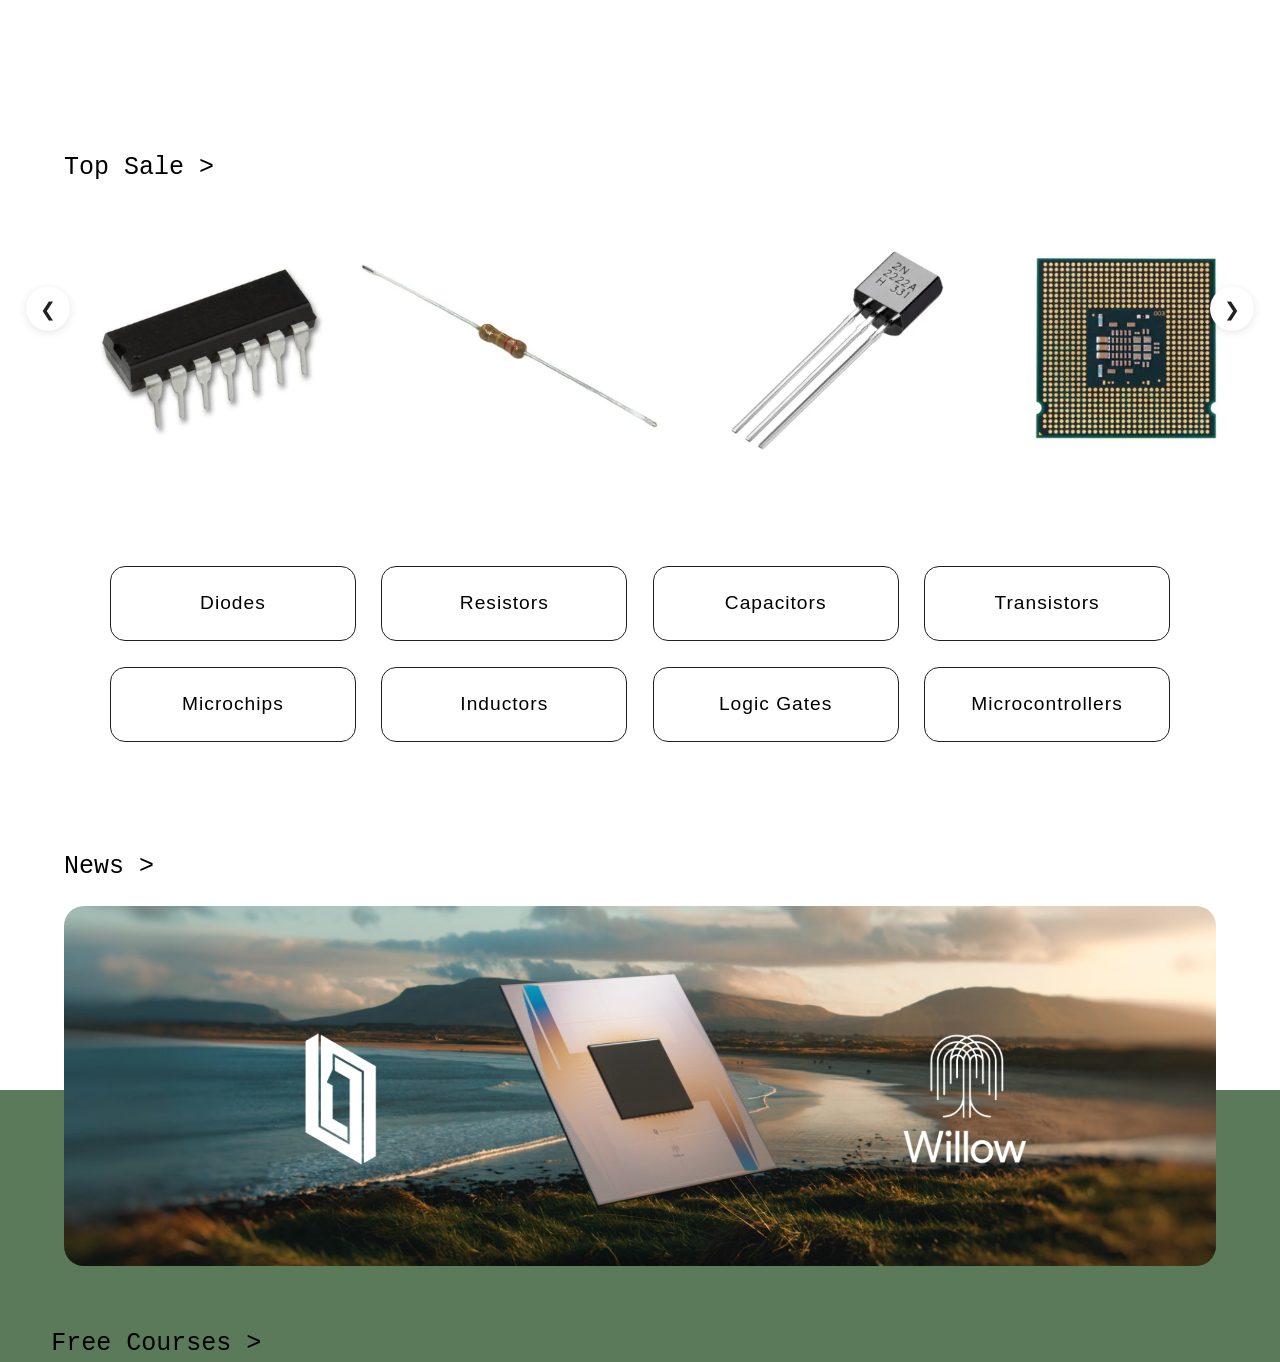
<file: index.html>
<!DOCTYPE html>
<html lang="en">
<head>
    <meta charset="UTF-8">
    <meta name="viewport" content="width=device-width, initial-scale=1.0">
    <meta http-equiv="refresh" content="0; url=pages/dashboard-page.html">
    <title>Cirqon</title>
</head>
<body>
    <p>Redirecting to Cirqon...</p>
</body>
</html>
</file>
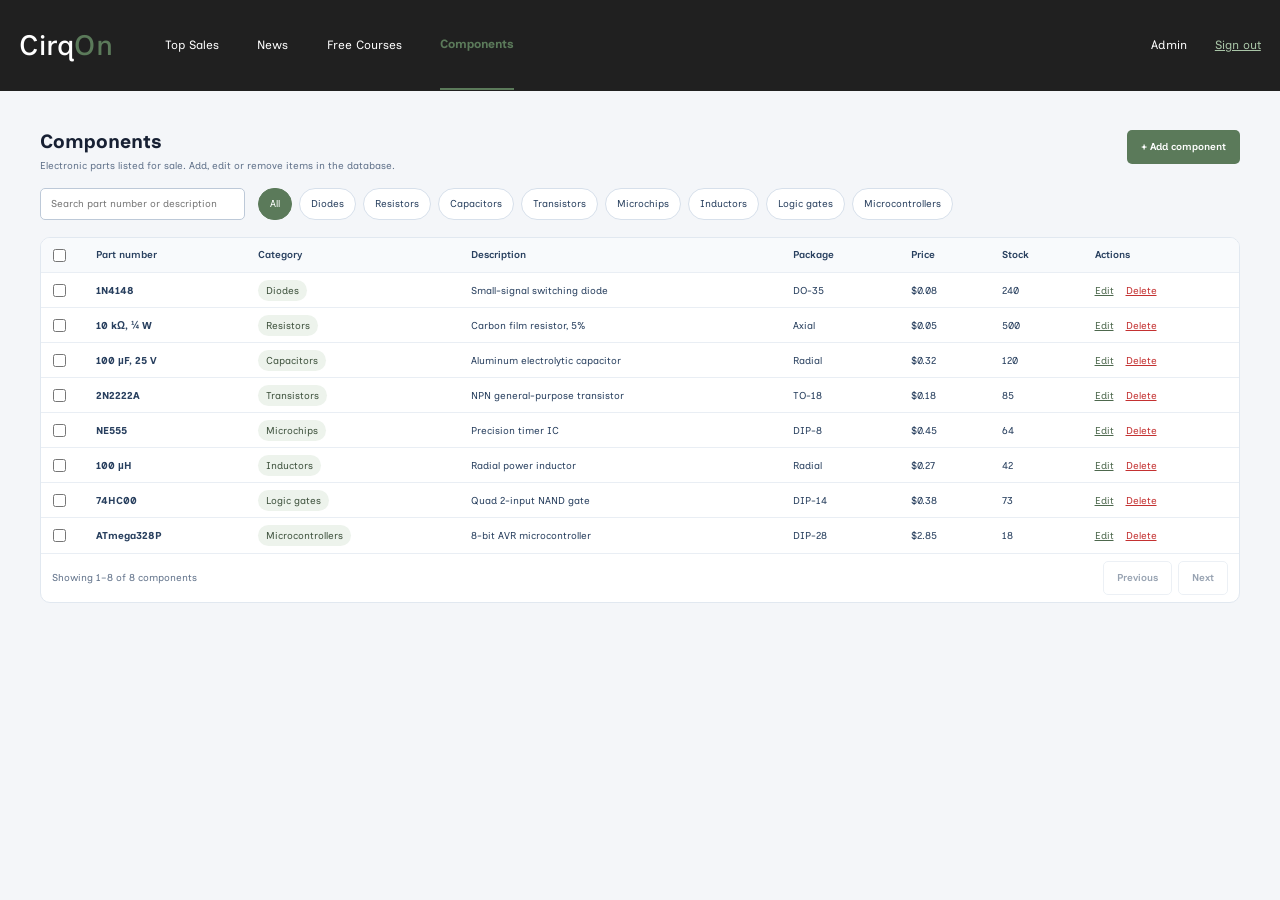
<file: pages/admin-dashboard.html>
<!DOCTYPE html>
<html lang="en">
<head>
    <meta charset="UTF-8">
    <meta name="viewport" content="width=device-width, initial-scale=1.0">
    <link rel="stylesheet" href="../styles/main-style.css">
    <link rel="stylesheet" href="../styles/admin-pages.css">
    <script src="../scripts/admin-pages.js" defer></script>

    <link rel="icon" type="image/png" href="../img/design/logo.png">
    <title>Admin - Cirqon</title>
</head>
<body>
    <header class="topbar">
        <a class="brand" href="admin-dashboard.html" aria-label="Cirqon admin home">
            <p>Cirq<span>On</span> </p>
        </a>
        <nav class="main-nav" aria-label="Main navigation">
            <a href="#top-sales" data-admin-view="top-sales">Top Sales</a>
            <a href="#news" data-admin-view="news">News</a>
            <a href="#courses" data-admin-view="courses">Free Courses</a>
            <a class="active" href="#components" data-admin-view="components" aria-current="page">Components</a>
        </nav>
        <div class="account-nav">
            <span>Admin</span>
            <a href="admin-login.html">Sign out</a>
        </div>
    </header>

    <main class="page-content">
        <div id="components-view">
        <section class="page-heading" aria-labelledby="page-title">
            <div>
                <h1 id="page-title">Components</h1>
                <p>Electronic parts listed for sale. Add, edit or remove items in the database.</p>
            </div>
            <button class="primary-button" id="add-component-button" type="button">+ Add component</button>
        </section>

        <section class="toolbar" aria-label="Filter components">
            <label class="sr-only" for="component-search">Search part number or description</label>
            <input id="component-search" class="search-input" type="search" placeholder="Search part number or description">
            <div class="category-filters" id="category-filters" aria-label="Categories"></div>
        </section>

        <section class="table-card" aria-label="Component inventory">
            <div class="bulk-actions" id="bulk-actions" hidden>
                <span id="selection-count">0 selected</span>
                <button class="text-button delete-text" id="delete-selected-button" type="button">Delete selected</button>
            </div>
            <div class="table-scroll">
                <table>
                    <thead>
                        <tr>
                            <th class="check-column"><input id="select-all" type="checkbox" aria-label="Select all components"></th>
                            <th>Part number</th>
                            <th>Category</th>
                            <th>Description</th>
                            <th>Package</th>
                            <th>Price</th>
                            <th>Stock</th>
                            <th>Actions</th>
                        </tr>
                    </thead>
                    <tbody id="component-rows"></tbody>
                </table>
            </div>
            <div class="table-footer">
                <p id="results-summary" aria-live="polite"></p>
                <div class="pagination">
                    <button class="secondary-button" id="previous-page" type="button">Previous</button>
                    <button class="secondary-button" id="next-page" type="button">Next</button>
                </div>
            </div>
        </section>
        </div>

        <section class="content-manager" id="content-manager" hidden>
            <div class="page-heading">
                <div>
                    <h1 id="manager-title"></h1>
                    <p id="manager-description"></p>
                </div>
                <button class="primary-button" id="add-record-button" type="button"></button>
            </div>
            <div class="toolbar manager-toolbar">
                <label class="sr-only" for="record-search">Search records</label>
                <input id="record-search" class="search-input" type="search" placeholder="Search records">
            </div>
            <section class="table-card" aria-label="Managed records">
                <div class="table-scroll">
                    <table>
                        <thead id="record-head"></thead>
                        <tbody id="record-rows"></tbody>
                    </table>
                </div>
                <div class="table-footer">
                    <p id="record-summary" aria-live="polite"></p>
                </div>
            </section>
        </section>
    </main>

    <dialog class="component-dialog" id="component-dialog" aria-labelledby="dialog-title">
        <form id="component-form">
            <div class="dialog-heading">
                <div>
                    <h2 id="dialog-title">Add component</h2>
                    <p>Enter the component details below.</p>
                </div>
                <button class="icon-button" id="close-dialog-button" type="button" aria-label="Close dialog">&times;</button>
            </div>
            <input id="component-id" type="hidden">
            <div class="form-grid">
                <label>Part number
                    <input id="part-number" name="partNumber" required maxlength="60">
                </label>
                <label>Category
                    <select id="component-category" name="category" required></select>
                </label>
                <label class="field-wide">Description
                    <input id="component-description" name="description" required maxlength="120">
                </label>
                <label>Package
                    <input id="component-package" name="package" required maxlength="40">
                </label>
                <label>Price
                    <input id="component-price" name="price" type="number" min="0" step="0.01" required>
                </label>
                <label>Stock quantity
                    <input id="component-stock" name="stock" type="number" min="0" step="1" required>
                </label>
            </div>
            <div class="dialog-actions">
                <button class="secondary-button" id="cancel-dialog-button" type="button">Cancel</button>
                <button class="primary-button" type="submit">Save component</button>
            </div>
        </form>
    </dialog>

    <dialog class="component-dialog" id="record-dialog" aria-labelledby="record-dialog-title">
        <form id="record-form">
            <div class="dialog-heading">
                <div>
                    <h2 id="record-dialog-title"></h2>
                    <p>Enter the details below.</p>
                </div>
                <button class="icon-button" id="close-record-dialog" type="button" aria-label="Close dialog">&times;</button>
            </div>
            <input id="record-id" type="hidden">
            <div class="form-grid" id="record-fields"></div>
            <div class="dialog-actions">
                <button class="secondary-button" id="cancel-record-dialog" type="button">Cancel</button>
                <button class="primary-button" type="submit">Save record</button>
            </div>
        </form>
    </dialog>
    <div class="toast" id="toast" role="status" aria-live="polite"></div>
</body>
</html>
</file>
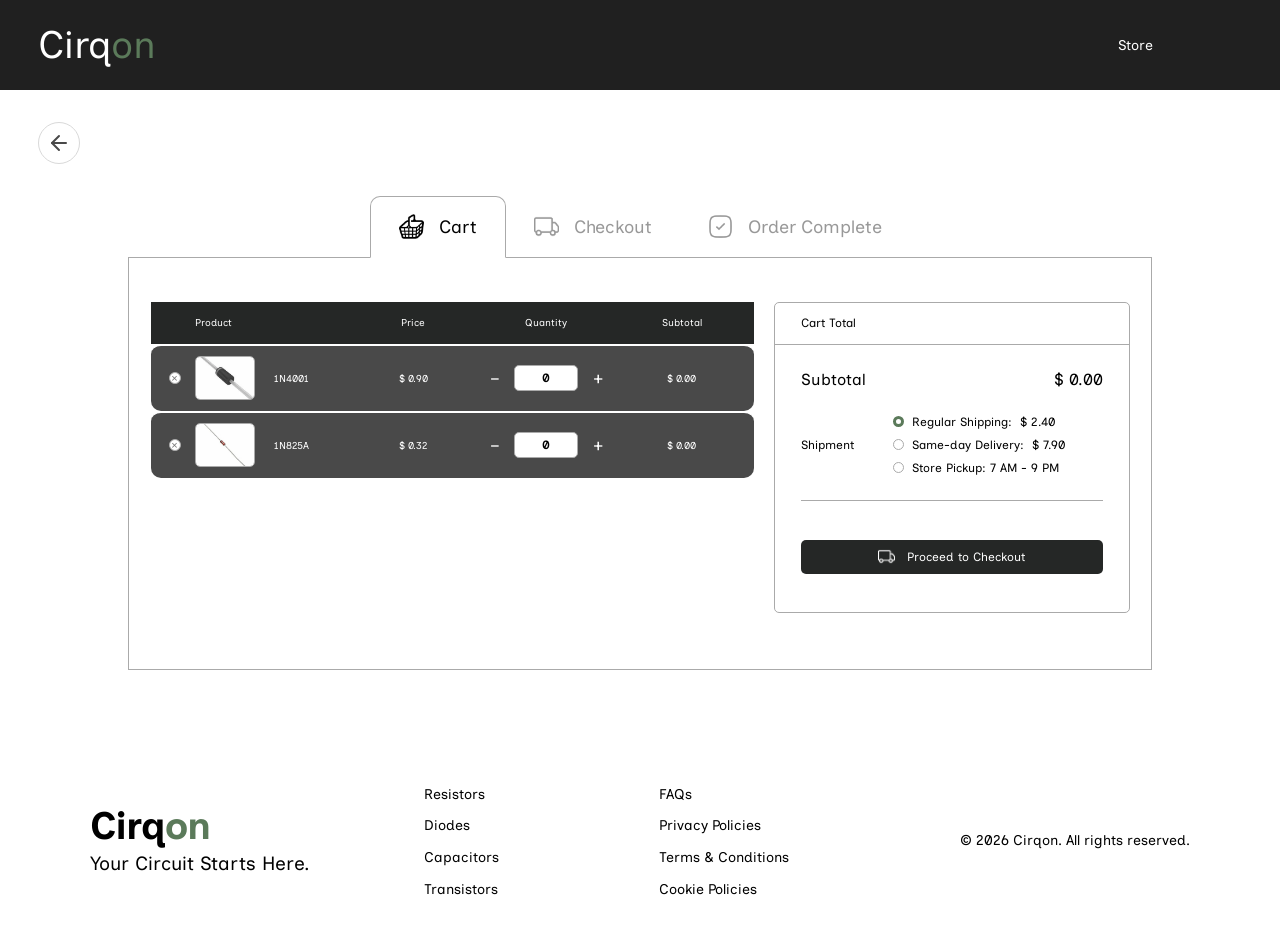
<file: pages/cart-page.html>
<!DOCTYPE html>
<html lang="en">
<head>
    <meta charset="UTF-8">
    <meta name="viewport" content="width=device-width, initial-scale=1.0">
    <link rel="stylesheet" href="../styles/main-style.css">
    <link rel="stylesheet" href="../styles/product-page.css">
    <link rel="stylesheet" href="../styles/store-page.css">
    <link rel="stylesheet" href="../styles/dashboard-page.css">
    <link rel="stylesheet" href="../styles/cart-check-order.css">

    <script src="../scripts/main-script.js" defer></script>
    <script src="../scripts/cirqon-header.js" defer></script>
    <script src="../scripts/product-page.js" defer></script>
    <script src="../scripts/shop.js" defer></script>
    <script src="../scripts/sidebar.js" defer></script>
    <script src="../scripts/footer.js" defer></script>
    <script src="../scripts/example-product.js" defer></script>

    <link rel="icon" type="image/png" href="../img/design/logo.png">
    <title>Cirqon</title>
</head>
<body>
    <div id="cirqon-header-placeholder"></div>
    <div id="cirqon-cart-placeholder"></div>
    <div id="cirqon-storenav-placeholder"></div>

    <main class="cart-page">
        <div class="cart-titles">
            <div class="cart-window"><img src="../img/design/basket.png" alt="Cart">Cart</div>
            <div class="checkout-window" ><img src="../img/design/truck.png" alt="Checkout">Checkout</div>
            <div class="order-window"><img src="../img/design/check-2.png" alt="Order Complete">Order Complete</div>
        </div>


        <div class="cart-container">

            <!-- Left: Cart Products -->
            <div class="cart-products">

                <div class="cart-table-header">
                    <span class="product-title">Product</span>
                    <span>Price</span>
                    <span>Quantity</span>
                    <span>Subtotal</span>
                </div>

                <!-- Product 1 -->
                <div class="cart-item" data-price="0.90">

                    <button class="remove-item" aria-label="Remove product">×</button>

                    <div class="cart-product">
                        <img src="../img/products/diode-1.png" alt="1N4001 diode">
                        <span>1N4001</span>
                    </div>

                    <span class="product-price">$ 0.90</span>

                    <div class="quantity-control">
                        <button class="minus" aria-label="Decrease quantity">−</button>
                        <input type="number" value="0" min="0" step="1">
                        <button class="plus" aria-label="Increase quantity">+</button>
                    </div>

                    <span class="product-subtotal">$ 0.00</span>
                </div>

                <!-- Product 2 -->
                <div class="cart-item" data-price="0.32">

                    <button class="remove-item" aria-label="Remove product">×</button>

                    <div class="cart-product">
                        <img src="../img/products/diode-2.png" alt="1N825A diode">
                        <span>1N825A</span>
                    </div>

                    <span class="product-price">$ 0.32</span>

                    <div class="quantity-control">
                        <button class="minus" aria-label="Decrease quantity">−</button>
                        <input type="number" value="0" min="0" step="1">
                        <button class="plus" aria-label="Increase quantity">+</button>
                    </div>

                    <span class="product-subtotal">$ 0.00</span>
                </div>

            </div>

            <!-- Right: Cart Total -->
            <div class="cart-summary">

                <div class="summary-header">Cart Total</div>

                <div class="summary-content">

                    <div class="summary-subtotal">
                        <span>Subtotal</span>
                        <span id="cart-subtotal">$ 0.00</span>
                    </div>

                    <div class="shipping-section">

                        <span class="shipping-title">Shipment</span>

                        <div class="shipping-options">

                            <label>
                                <input type="radio" name="shipping"
                                value="2.40" checked>
                                <span>Regular Shipping:</span>
                                <span>$ 2.40</span>
                            </label>

                            <label>
                                <input type="radio" name="shipping"
                                    value="7.90">
                                <span>Same-day Delivery:</span>
                                <span>$ 7.90</span>
                            </label>

                            <label>
                                <input type="radio" name="shipping"
                                    value="0">
                                <span>Store Pickup: 7 AM - 9 PM</span>
                            </label>

                        </div>
                    </div>

                    <div class="summary-divider"></div>

                    <div class="summary-total">
                        <span>Total</span>
                        <span id="cart-total">$ 2.40</span>
                    </div>

                    <button class="proceed-checkout" onclick="window.location.href='checkout-page.html'">
                        <img src="../img/design/truck.png" alt="">
                        <span>Proceed to Checkout</span>
                    </button>
                </div>
            </div>
        </div>
    </main>

    <div id="cirqon-footer-placeholder"></div>  
    
</body>
</html>
</file>
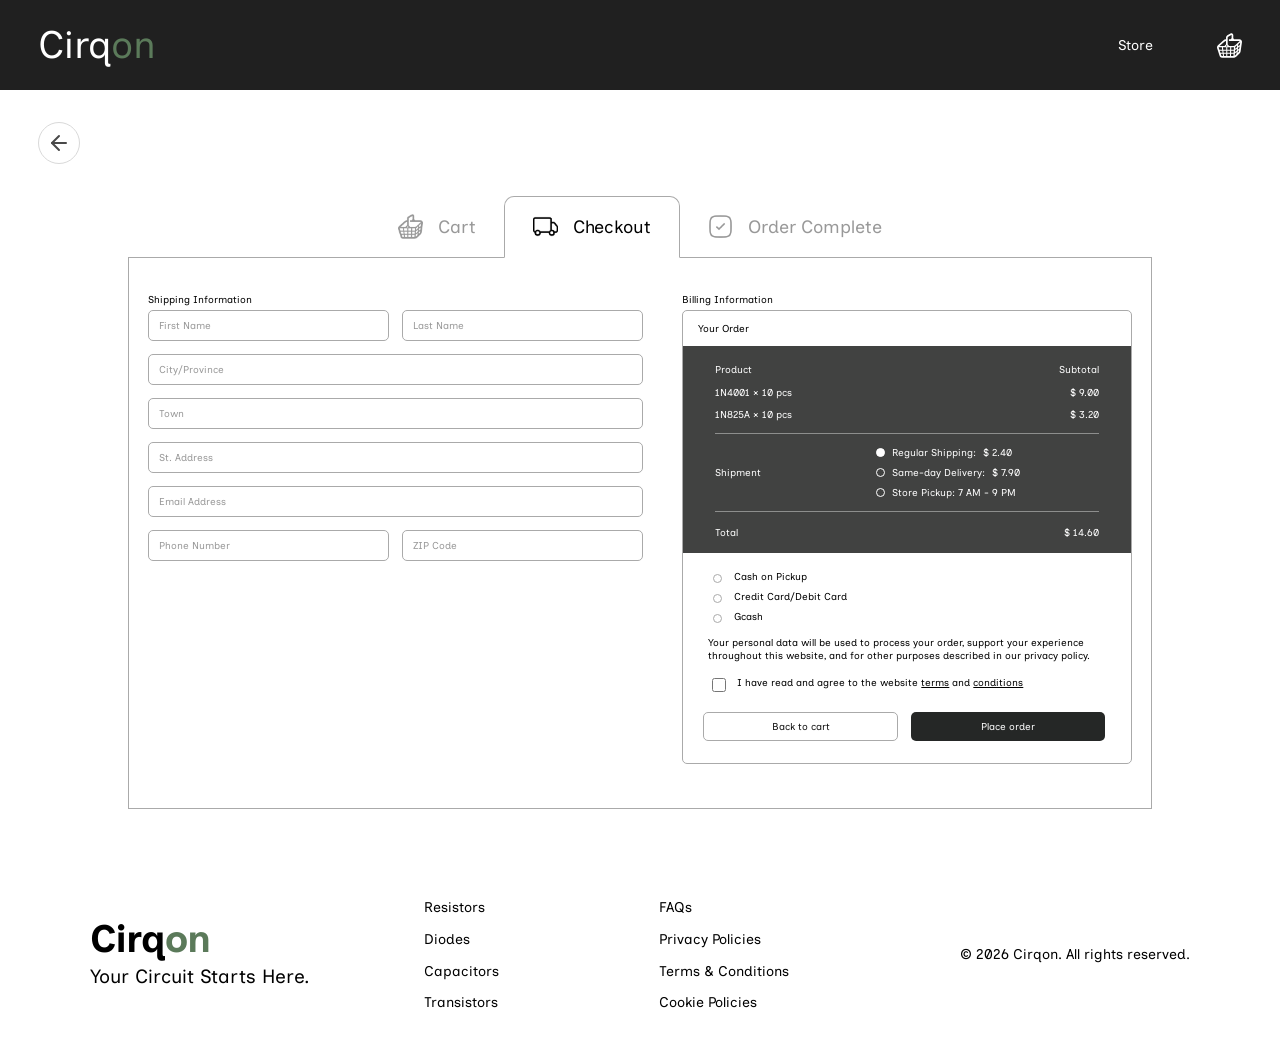
<file: pages/checkout-page.html>
<!DOCTYPE html>
<html lang="en">
<head>
    <meta charset="UTF-8">
    <meta name="viewport" content="width=device-width, initial-scale=1.0">
    <link rel="stylesheet" href="../styles/main-style.css">
    <link rel="stylesheet" href="../styles/product-page.css">
    <link rel="stylesheet" href="../styles/store-page.css">
    <link rel="stylesheet" href="../styles/dashboard-page.css">
    <link rel="stylesheet" href="../styles/cart-check-order.css">

    <script src="../scripts/main-script.js" defer></script>
    <script src="../scripts/cirqon-header.js" defer></script>
    <script src="../scripts/product-page.js" defer></script>
    <script src="../scripts/shop.js" defer></script>
    <script src="../scripts/sidebar.js" defer></script>
    <script src="../scripts/footer.js" defer></script>
    <script src="../scripts/example-product.js" defer></script>

    <link rel="icon" type="image/png" href="../img/design/logo.png">
    <title>Cirqon</title>
</head>
<body>
    <div id="cirqon-header-placeholder"></div>
    <div id="cirqon-cart-placeholder"></div>
    <div id="cirqon-storenav-placeholder"></div>

    <main class="checkout-page">

        <div class="checkout-titles">
            <div class="cart-window"><img src="../img/design/basket.png" alt="Cart">Cart</div>
            <div class="checkout-window" ><img src="../img/design/truck.png" alt="Checkout">Checkout</div>
            <div class="order-window"><img src="../img/design/check-2.png" alt="Order Complete">Order Complete</div>
        </div>


        <!-- Main Checkout Container -->
        <div class="checkout-container">

            <!-- Shipping Information -->
            <section class="shipping-information">

                <p class="section-title">Shipping Information</p>

                <form id="checkout-form">

                    <div class="name-fields">
                        <input type="text" name="firstName" placeholder="First Name">

                        <input type="text" name="lastName" placeholder="Last Name">
                    </div>

                    <input type="text" name="city" placeholder="City/Province">

                    <input type="text" name="town" placeholder="Town">

                    <input type="text" name="address"  placeholder="St. Address">

                    <input type="email" name="email"  placeholder="Email Address"  >

                    <div class="contact-fields">
                        <input type="tel" name="phone"  placeholder="Phone Number"  >

                        <input type="text" name="zip" placeholder="ZIP Code">
                    </div>

                </form>

            </section>

            <!-- Billing Information -->
            <section class="billing-information">

                <p class="section-title">Billing Information</p>

                <div class="order-card">

                    <div class="order-heading">
                        Your Order
                    </div>

                    <div class="order-details">

                        <div class="order-table-heading">
                            <span>Product</span>
                            <span>Subtotal</span>
                        </div>

                        <div id="checkout-products">
                            <!-- Products will be inserted here -->
                            <div class="order-product">
                                <span>1N4001 × 10 pcs</span>
                                <span>$ 9.00</span>
                            </div>

                            <div class="order-product">
                                <span>1N825A × 10 pcs</span>
                                <span>$ 3.20</span>
                            </div>
                        </div>

                        <div class="shipment-section">

                            <p class="shipment-title">Shipment</p>

                            <div class="shipping-options">

                                <label>
                                    <input type="radio" name="delivery" value="2.40" checked>
                                    <span>Regular Shipping:</span>
                                    <span>$ 2.40</span>
                                </label>

                                <label>
                                    <input type="radio" name="delivery" value="7.90">
                                    <span>Same-day Delivery:</span>
                                    <span>$ 7.90</span>
                                </label>

                                <label>
                                    <input type="radio" name="delivery" value="0">
                                    <span>Store Pickup: 7 AM - 9 PM</span>
                                </label>

                            </div>

                        </div>

                        <div class="order-total">
                            <span>Total</span>
                            <span id="checkout-total">$ 14.60</span>
                        </div>

                    </div>

                    <!-- Payment Options -->
                    <div class="payment-section">

                        <div class="payment-options">

                            <label>
                                <input type="radio" name="payment" value="pickup" required>
                                Cash on Pickup
                            </label>

                            <label>
                                <input type="radio" name="payment" value="card">
                                Credit Card/Debit Card
                            </label>

                            <label>
                                <input type="radio" name="payment" value="gcash">
                                Gcash
                            </label>

                        </div>

                        <p class="privacy-text">
                            Your personal data will be used to process your
                            order, support your experience throughout this
                            website, and for other purposes described in our
                            privacy policy.
                        </p>

                        <label class="terms-option">
                            <input type="checkbox" id="terms" required>
                            <span>
                                I have read and agree to the website <u>terms</u> and <u>conditions</u>
                            </span>
                        </label>

                        <div class="checkout-actions">

                            <button type="button" class="back-button" onclick="window.location.href='cart-page.html'">
                                Back to cart
                            </button>

                            <button class="place-order-button" onclick="window.location.href='order-page.html'">
                                Place order
                            </button>

                        </div>

                    </div>

                </div>

            </section>

        </div>

    </main>       

    <div id="cirqon-footer-placeholder"></div> 
    
</body>
</html>
</file>
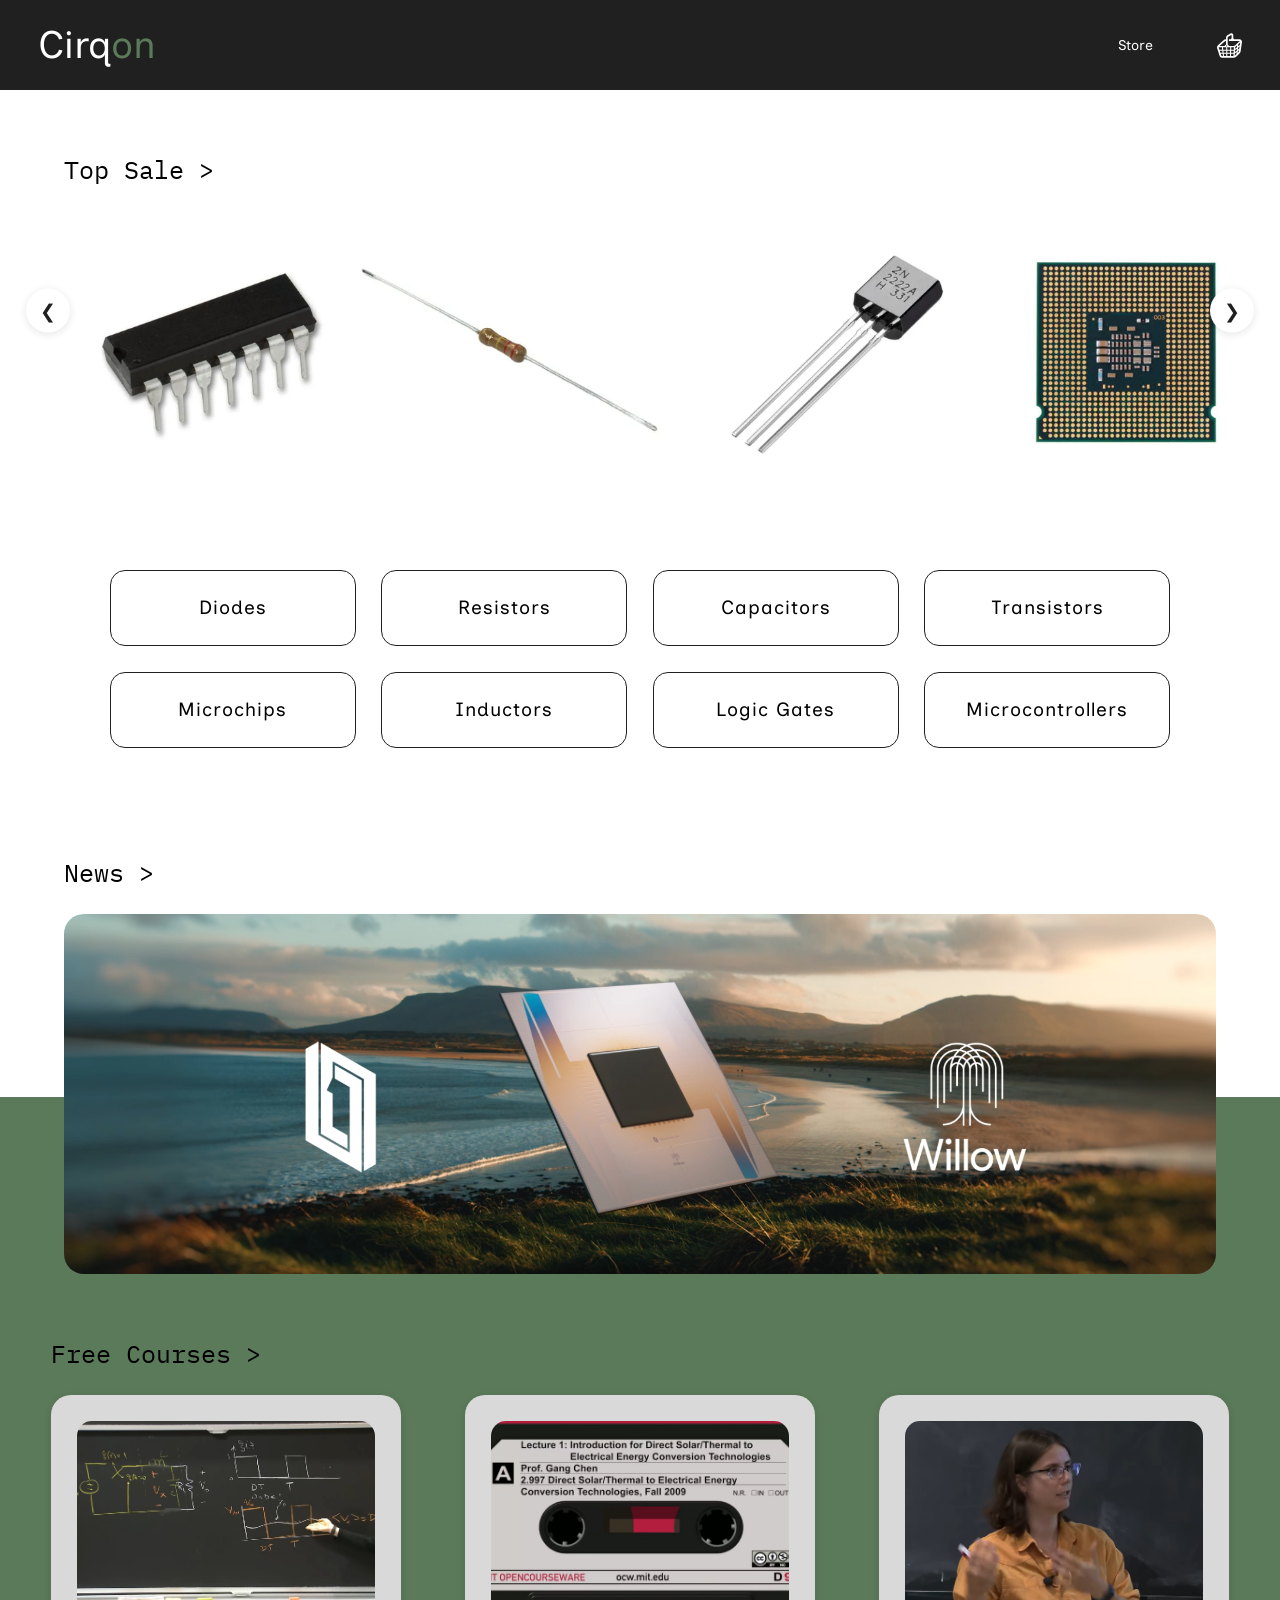
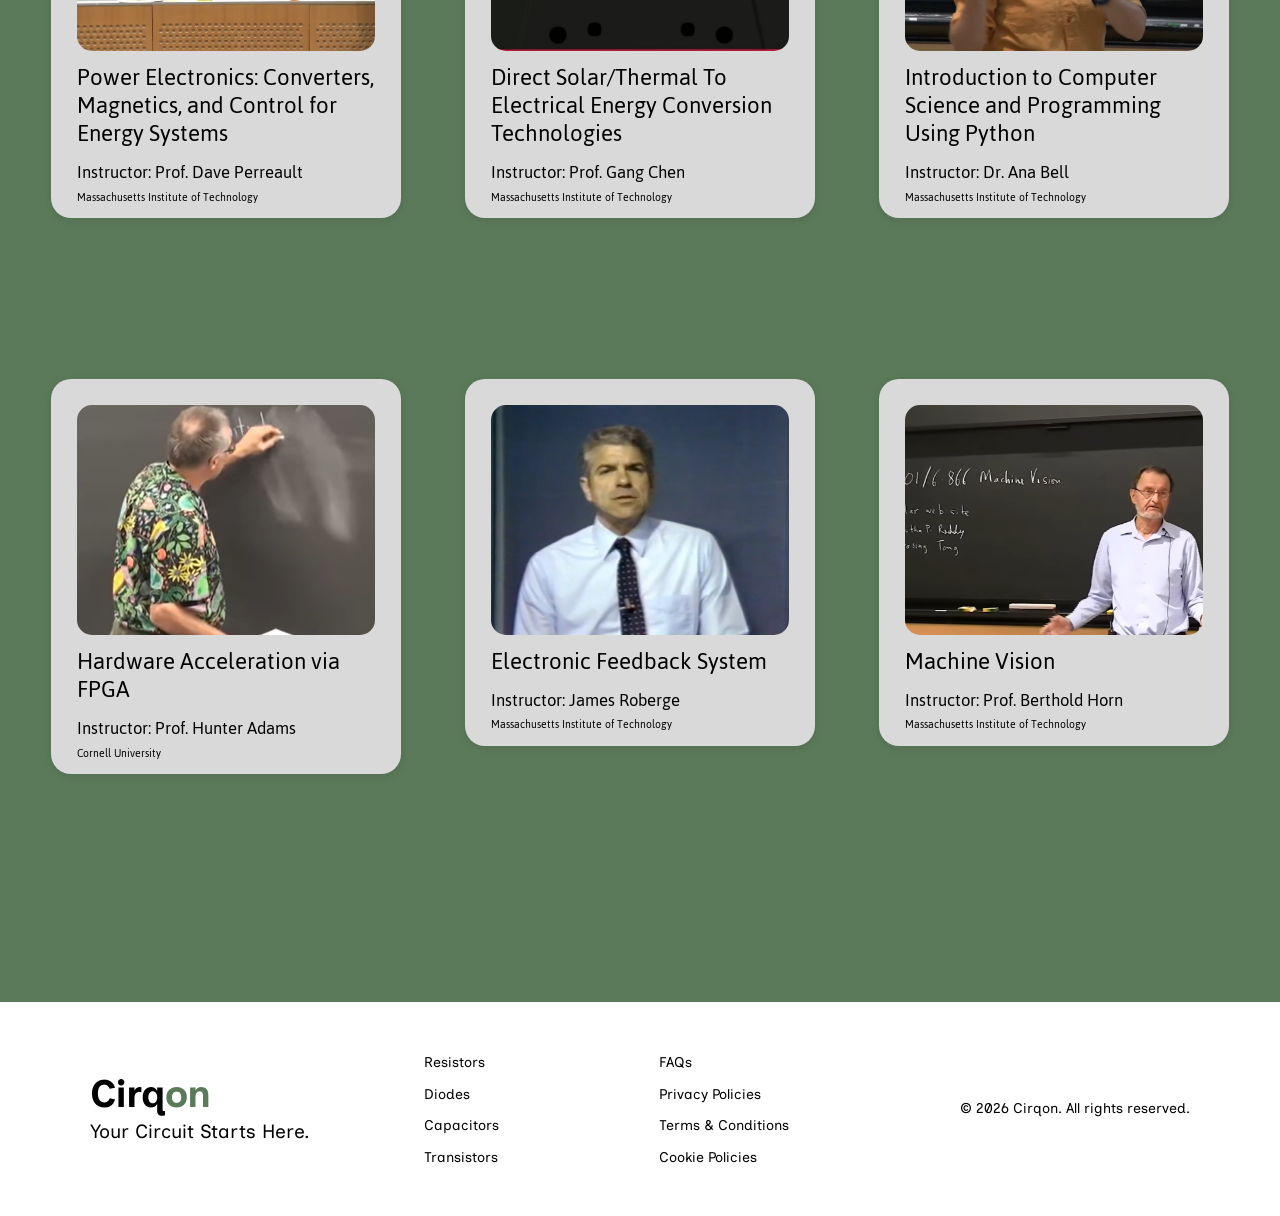
<file: pages/dashboard-page.html>
<!DOCTYPE html>
<html lang="en">
<head>
    <meta charset="UTF-8">
    <meta name="viewport" content="width=device-width, initial-scale=1.0">
    <link rel="stylesheet" href="../styles/main-style.css">
    <link rel="stylesheet" href="../styles/product-page.css">
    <link rel="stylesheet" href="../styles/store-page.css">
    <link rel="stylesheet" href="../styles/dashboard-page.css">
    <link rel="stylesheet" href="../styles/cart-check-order.css">

    <script src="../scripts/main-script.js" defer></script>
    <script src="../scripts/cirqon-header.js" defer></script>
    <script src="../scripts/product-page.js" defer></script>
    <script src="../scripts/shop.js" defer></script>
    <script src="../scripts/sidebar.js" defer></script>
    <script src="../scripts/footer.js" defer></script>
    <script src="../scripts/example-product.js" defer></script>

    <link rel="icon" type="image/png" href="../img/design/logo.png">
    <title>Cirqon</title>
</head>
<body>
    <div id="cirqon-header-placeholder"></div>
    <div id="cirqon-cart-placeholder"></div>

    <main class="dashboard-page">
         <div class="topsale">
            <p>Top Sale ></p>

            <div class="slider">
                <button class="arrow left" onclick="scrollProducts(-1)">&#10094;</button>

                <div class="display" id="productDisplay">
                    <img src="../img/design/top-sale.png" alt="Product 1">
                </div>

                <button class="arrow right" onclick="scrollProducts(1)">&#10095;</button>
            </div>
        </div>

        <div class="components">
            <div class="buttons">
                <button onclick="window.location.href='shop-page.html?category=diodes'">Diodes</button>
                <button onclick="window.location.href='shop-page.html?category=resistors'">Resistors</button>
                <button onclick="window.location.href='shop-page.html?category=capacitors'">Capacitors</button>
                <button onclick="window.location.href='shop-page.html?category=transistors'">Transistors</button>
                <button onclick="window.location.href='shop-page.html?category=microchips'">Microchips</button>
                <button onclick="window.location.href='shop-page.html?category=inductors'">Inductors</button>
                <button onclick="window.location.href='shop-page.html?category=logic-gates'">Logic Gates</button>
                <button onclick="window.location.href='shop-page.html?category=microcontrollers'">Microcontrollers</button>
            </div>
        </div>

        <div class="news-section">
            <div class="news">
                <p>News ></p>

                <div class="news-images">
                    <a href="https://www.google.com" target="_blank"><img src="../img/design/news (1).png" alt="News-1"></a>
                    <a href="https://www.google.com" target="_blank"><img src="../img/design/news (2).png" alt="News-2"></a>
                    <a href="https://www.google.com" target="_blank"><img src="../img/design/news (3).png" alt="News-3"></a>
                    <a href="https://www.google.com" target="_blank"><img src="../img/design/news (4).png" alt="News-4"></a>
                </div>
            </div>
        </div>


        <div class="lessons">
            <p>Free Courses <span>></span></p>

            <!--I HATE CARDS-->

            <div class="course-grid">
                <div onclick="window.open('https://ocw.mit.edu/courses/6-622-power-electronics-spring-2023/', '_blank')" class="card" id="course1">
                    <img src="../img/design/course (1).png" alt="Course 1">
                    <h3>Power Electronics: Converters, Magnetics, and Control for Energy Systems</h3>
                    <p class="paragraph">This course covers modeling, analysis, design, control, and application of circuits for energy conversion and control.</p>
                    <p class="teacher">Instructor: Prof. Dave Perreault</p>
                    <p class="school">Massachusetts Institute of Technology</p>
                </div>
                <div onclick="window.open('https://ocw.mit.edu/courses/2-997-direct-solar-thermal-to-electrical-energy-conversion-technologies-fall-2009/', '_blank')"  class="card" id="course2">
                    <img src="../img/design/course (2).png" alt="Course 2">
                    <h3>Direct Solar/Thermal To Electrical Energy Conversion Technologies</h3>
                    <p class="paragraph">This course introduces principles and technologies for converting heat into electricity via solid-state devices.</p>
                    <p class="teacher">Instructor: Prof. Gang Chen</p>
                    <p class="school">Massachusetts Institute of Technology</p>
                </div>
                <div onclick="window.open('https://ocw.mit.edu/courses/6-100l-introduction-to-cs-and-programming-using-python-fall-2022/', '_blank')" class="card" id="course3">
                    <img src="../img/design/course (3).png" alt="Course 3">
                    <h3>Introduction to Computer Science and Programming Using Python</h3>
                    <p class="paragraph">This subject is aimed at students with little to no programming experience. It aims to provide students with an understanding of the role computation can play in solving problems.</p>
                    <p class="teacher">Instructor: Dr. Ana Bell</p>
                    <p class="school">Massachusetts Institute of Technology</p>
                </div>
                <div onclick="window.open('https://people.ece.cornell.edu/land/courses/ece5760/', '_blank')" class="card" id="course4">
                    <img src="../img/design/course (4).png" alt="Course 4">
                    <h3>Hardware Acceleration via FPGA</h3>
                    <p class="paragraph">This course deals with hardware accelerators and system-on-chip designs using FPGAs.</p>
                    <p class="teacher">Instructor: Prof. Hunter Adams</p>
                    <p class="school">Cornell University</p>
                </div>
                <div onclick="window.open('https://ocw.mit.edu/courses/res-6-010-electronic-feedback-systems-spring-2013/', '_blank')" class="card" id="course5">
                    <img src="../img/design/course (5).png" alt="Course 5">
                    <h3>Electronic Feedback System</h3>
                    <p class="paragraph">Feedback control is an important technique that is used in many modern electronic and electromechanical systems. The successful inclusion of this technique improves performance, reliability, and cost effectiveness of many designs.</p>
                    <p class="teacher">Instructor: James Roberge</p>
                    <p class="school">Massachusetts Institute of Technology</p>
                </div>
                <div onclick="window.open('https://ocw.mit.edu/courses/6-801-machine-vision-fall-2020/', '_blank')" class="card" id="course6">
                    <img src="../img/design/course (6).png" alt="Course 6">
                    <h3>Machine Vision</h3>
                    <p class="paragraph">This course is an introduction to the process of generating a symbolic description of the environment from an image. It covers the physics of image formation, image analysis, binary image processing, and filtering.</p>
                    <p class="teacher">Instructor: Prof. Berthold Horn</p>
                    <p class="school">Massachusetts Institute of Technology</p>
                </div>
            </div>      
        </div>


    </main>
   
    <div id="cirqon-footer-placeholder"></div>  
    
</body>
</html>
</file>
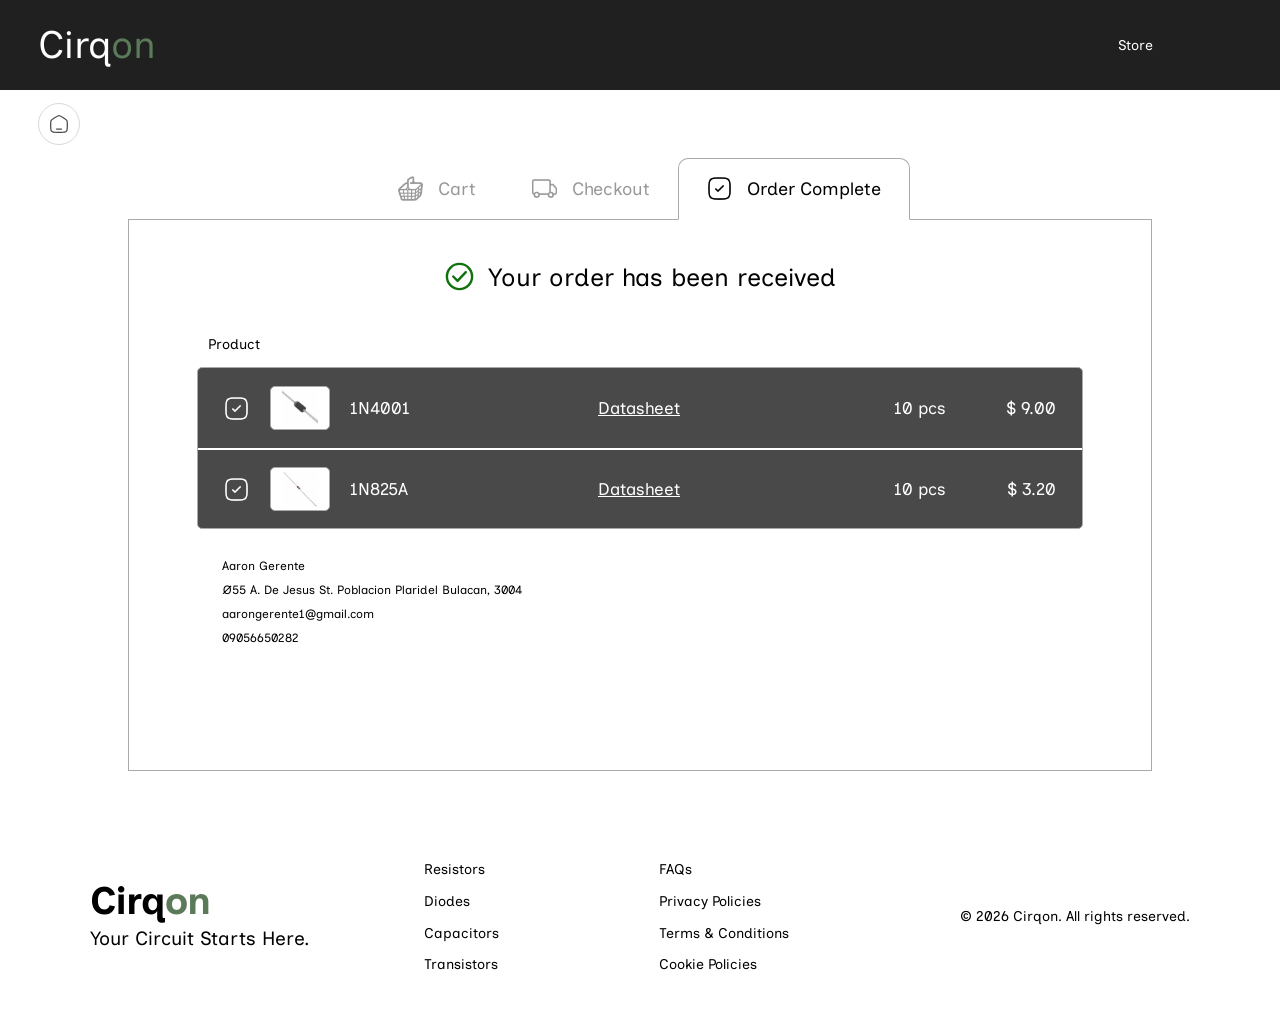
<file: pages/order-page.html>
<!DOCTYPE html>
<html lang="en">
<head>
    <meta charset="UTF-8">
    <meta name="viewport" content="width=device-width, initial-scale=1.0">
    <link rel="stylesheet" href="../styles/main-style.css">
    <link rel="stylesheet" href="../styles/product-page.css">
    <link rel="stylesheet" href="../styles/store-page.css">
    <link rel="stylesheet" href="../styles/dashboard-page.css">
    <link rel="stylesheet" href="../styles/cart-check-order.css">

    <script src="../scripts/main-script.js" defer></script>
    <script src="../scripts/cirqon-header.js" defer></script>
    <script src="../scripts/product-page.js" defer></script>
    <script src="../scripts/shop.js" defer></script>
    <script src="../scripts/sidebar.js" defer></script>
    <script src="../scripts/footer.js" defer></script>
    <script src="../scripts/example-product.js" defer></script>

    <link rel="icon" type="image/png" href="../img/design/logo.png">
    <title>Cirqon</title>
</head>
<body>
    <div id="cirqon-header-placeholder"></div>
    <div id="cirqon-cart-placeholder"></div>

    <div class="store-nav order-home">
        <a href="dashboard-page.html" class="back-btn" aria-label="Go back to dashboard">
            <svg class="home-icon"
                viewBox="0 0 24 24"
                fill="none"
                xmlns="http://www.w3.org/2000/svg"
                stroke="currentColor">

                <path d="M2 12.2039C2 9.91549 2 8.77128 2.5192 7.82274C3.0384 6.87421 3.98695 6.28551 5.88403 5.10813L7.88403 3.86687C9.88939 2.62229 10.8921 2 12 2C13.1079 2 14.1106 2.62229 16.116 3.86687L18.116 5.10812C20.0131 6.28551 20.9616 6.87421 21.4808 7.82274C22 8.77128 22 9.91549 22 12.2039V13.725C22 17.6258 22 19.5763 20.8284 20.7881C19.6569 22 17.7712 22 14 22H10C6.22876 22 4.34315 22 3.17157 20.7881C2 19.5763 2 17.6258 2 13.725V12.2039Z"
                    stroke-width="1.5"/>

                <path d="M15 18H9"
                    stroke-width="1.5"
                    stroke-linecap="round"/>
            </svg>
        </a>
    </div>

    <main class="order-page">

        <div class="order-titles">
            <div class="cart-window"><img src="../img/design/basket.png" alt="Cart">Cart</div>
            <div class="checkout-window" ><img src="../img/design/truck.png" alt="Checkout">Checkout</div>
            <div class="order-window"><img src="../img/design/check-2.png" alt="Order Complete">Order Complete</div>
        </div>

        <div class="order-complete-page">
            <!-- Order Confirmation -->
            <div class="confirmation">
                <svg class="confirmation-icon"
                        viewBox="0 0 32 32"
                        fill="none"
                        xmlns="http://www.w3.org/2000/svg">

                    <circle cx="16" cy="16" r="13"
                            stroke="#10720d" stroke-width="2.5"/>

                    <path d="M9.5 16L14 20.5L22.5 11.5"
                            stroke="#10720d"
                            stroke-width="2.5"
                            stroke-linecap="round"
                            stroke-linejoin="round"/>
                </svg>

                <h1>Your order has been received</h1>
            </div>

            <section class="ordered-products">

                <h2 class="product-heading">Product</h2>

                <div class="product-list">

                    <!-- Product 1 -->
                    <div class="ordered-product">

                        <img src="../img/design/check-2.png" alt="" class="check-img">

                        <img class="product-image-order" src="../img/products/diode-1.png" alt="1N4001">

                        <span class="product-name">1N4001</span>

                        <a class="datasheet-link" href="https://mm.digikey.com/Volume0/opasdata/d220001/medias/docus/6380/1N4001-1.pdf" target="_blank">
                            Datasheet
                        </a>

                        <span class="product-quantity">10 pcs</span>

                        <span class="product-price">$ 9.00</span>

                    </div>

                    <!-- Product 2 -->
                    <div class="ordered-product">

                        <img src="../img/design/check-2.png" alt="" class="check-img">

                        <img class="product-image-order" src="../img/products/diode-2.png" alt="1N825A">

                        <span class="product-name">1N825A</span>

                        <a class="datasheet-link" href="https://mm.digikey.com/Volume0/opasdata/d220001/medias/docus/1881/1N821_1N829A-1_DO-35.pdf" target="_blank">
                            Datasheet
                        </a>

                        <span class="product-quantity">10 pcs</span>

                        <span class="product-price">$ 3.20</span>

                    </div>

                </div>

            </section>

            <!-- Customer Information -->
            <section class="customer-information">

                <p>Aaron Gerente</p>
                <p>Ø55 A. De Jesus St. Poblacion Plaridel Bulacan, 3004</p>
                <p>aarongerente1@gmail.com</p>
                <p>09056650282</p>

            </section>


        </div>
    </main>

    <div id="cirqon-footer-placeholder"></div> 
    
</body>
</html>
</file>
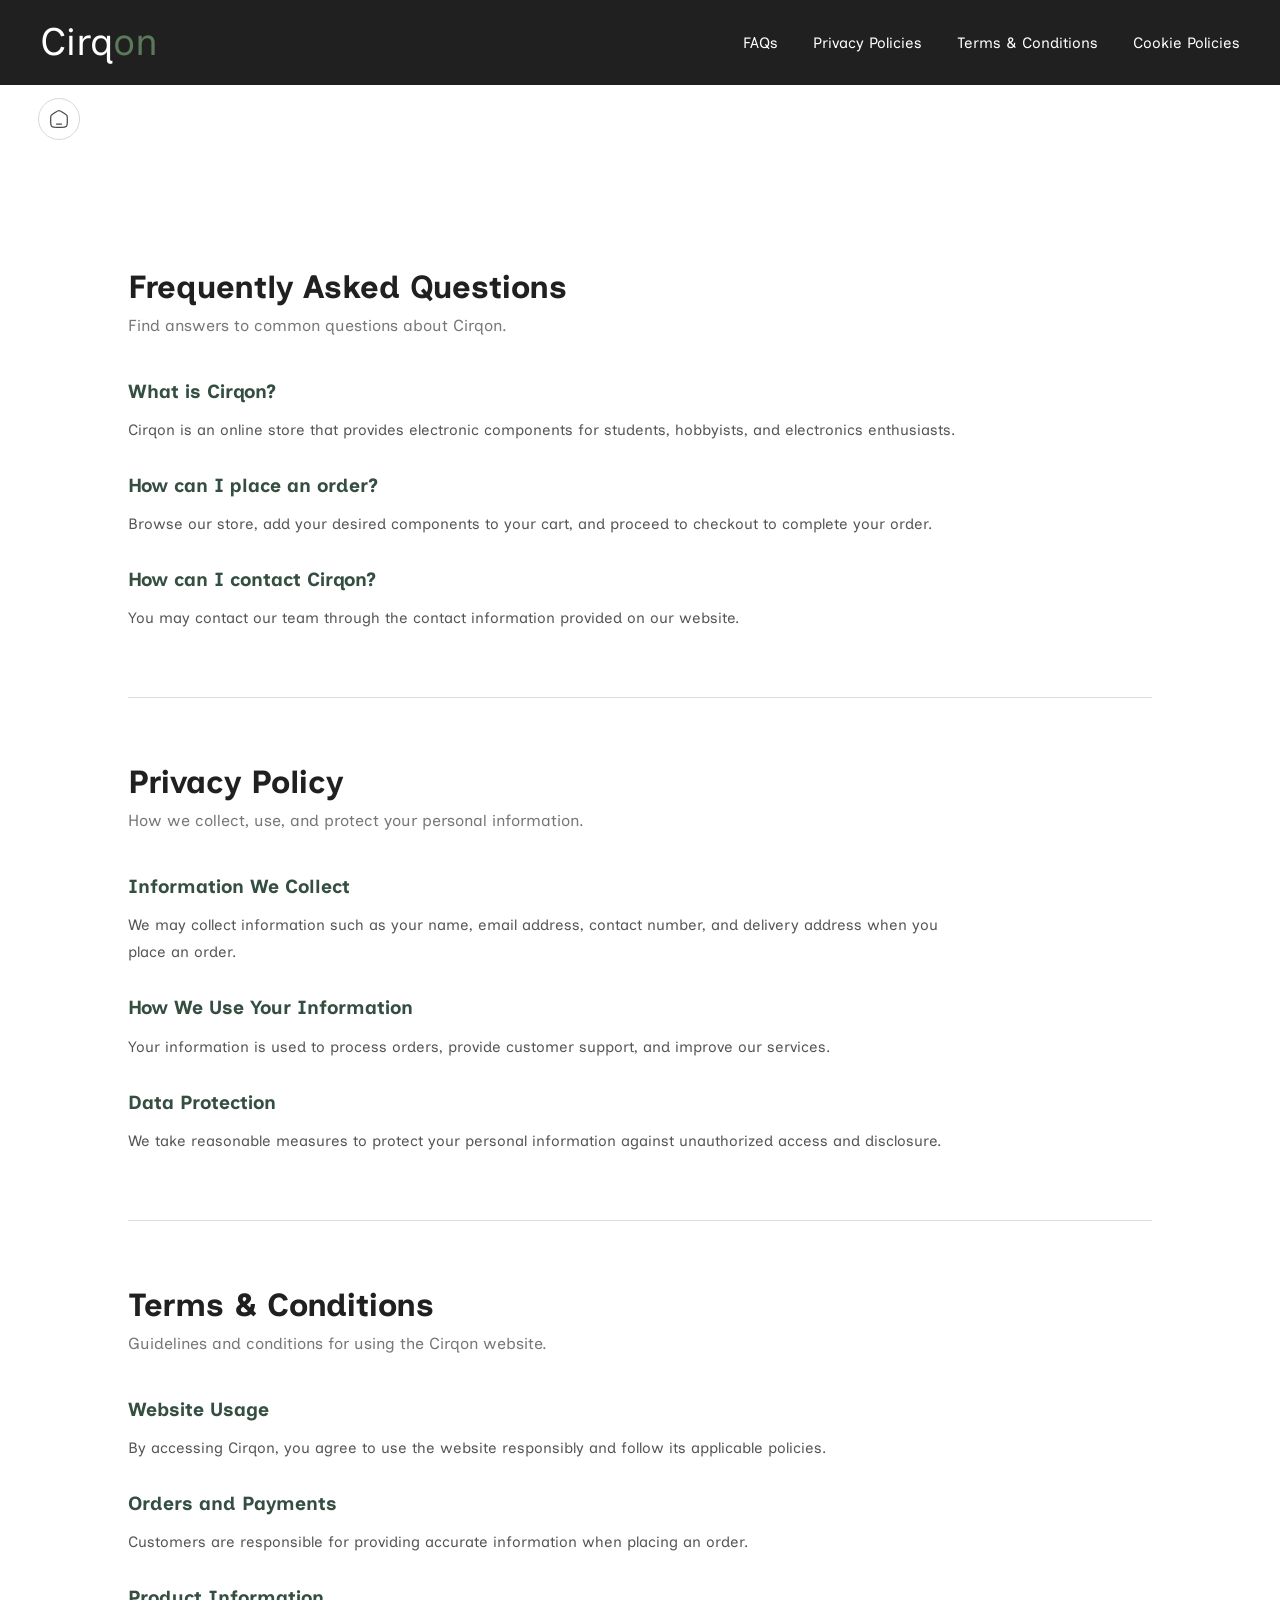
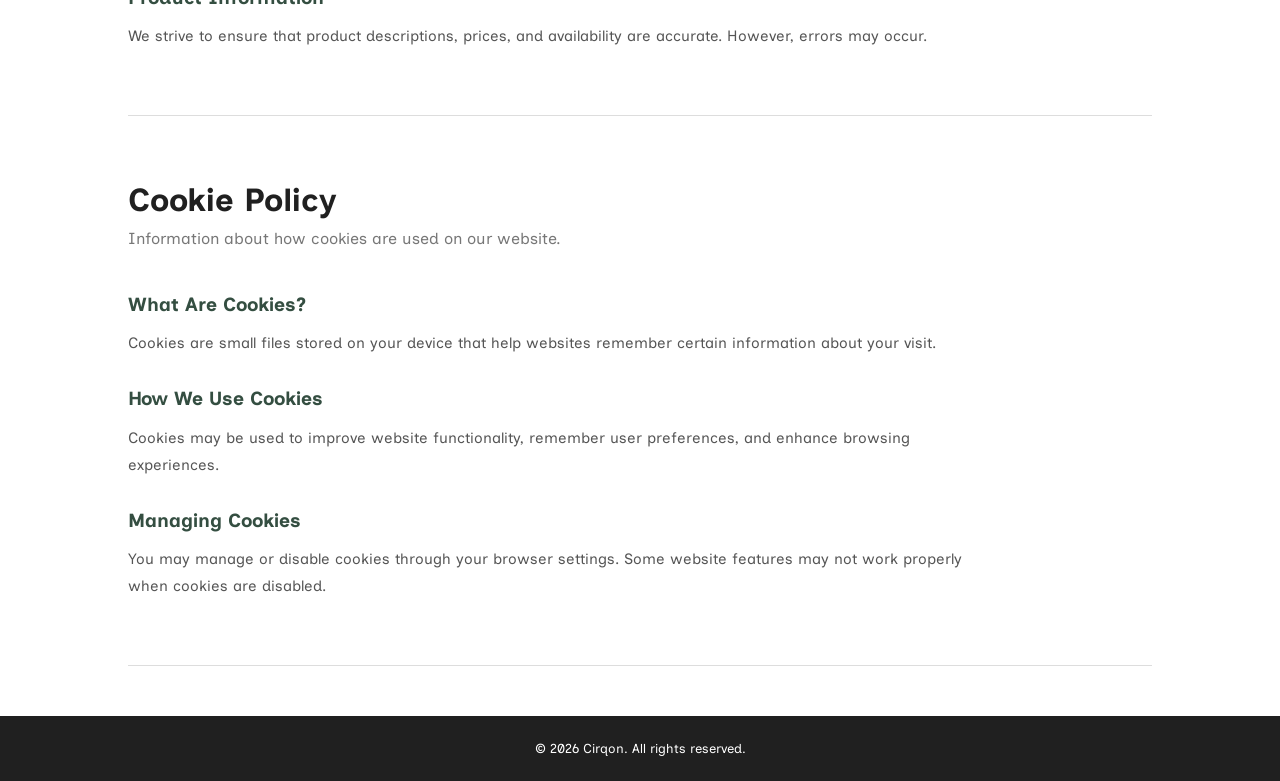
<file: pages/policies-page.html>
<!DOCTYPE html>
<html lang="en">
<head>
    <meta charset="UTF-8">
    <meta name="viewport" content="width=device-width, initial-scale=1.0">
    <link rel="stylesheet" href="../styles/main-style.css">
    <link rel="stylesheet" href="../styles/store-page.css">
    <link rel="stylesheet" href="../styles/cart-check-order.css">
    <link rel="stylesheet" href="../styles/policies-page.css">


    <script src="../scripts/main-script.js" defer></script>

    <link rel="icon" type="image/png" href="../img/design/logo.png">
    <title>Cirqon</title>

</head>
<body>

    <header class="policy-header">
        <a href="dashboard-page.html" class="policy-logo">
            Cirq<span>on</span>
        </a>

        <nav>
            <a href="#faqs">FAQs</a>
            <a href="#privacy">Privacy Policies</a>
            <a href="#terms">Terms & Conditions</a>
            <a href="#cookies">Cookie Policies</a>
        </nav>
    </header>


    <div class="store-nav order-home" style="margin-top: 0px;" >
        <a href="dashboard-page.html" class="back-btn" aria-label="Go back to dashboard">
            <svg class="home-icon"
                viewBox="0 0 24 24"
                fill="none"
                xmlns="http://www.w3.org/2000/svg"
                stroke="currentColor">

                <path d="M2 12.2039C2 9.91549 2 8.77128 2.5192 7.82274C3.0384 6.87421 3.98695 6.28551 5.88403 5.10813L7.88403 3.86687C9.88939 2.62229 10.8921 2 12 2C13.1079 2 14.1106 2.62229 16.116 3.86687L18.116 5.10812C20.0131 6.28551 20.9616 6.87421 21.4808 7.82274C22 8.77128 22 9.91549 22 12.2039V13.725C22 17.6258 22 19.5763 20.8284 20.7881C19.6569 22 17.7712 22 14 22H10C6.22876 22 4.34315 22 3.17157 20.7881C2 19.5763 2 17.6258 2 13.725V12.2039Z"
                    stroke-width="1.5"/>

                <path d="M15 18H9"
                    stroke-width="1.5"
                    stroke-linecap="round"/>
            </svg>
        </a>
    </div>

    <main class="policy-container">


        <!-- FAQs -->
        <section id="faqs" class="policy-section">
            <h1>Frequently Asked Questions</h1>
            <p class="policy-description">
                Find answers to common questions about Cirqon.
            </p>

            <div class="policy-content">
                <h3>What is Cirqon?</h3>
                <p>
                    Cirqon is an online store that provides electronic
                    components for students, hobbyists, and electronics enthusiasts.
                </p>

                <h3>How can I place an order?</h3>
                <p>
                    Browse our store, add your desired components to your cart,
                    and proceed to checkout to complete your order.
                </p>

                <h3>How can I contact Cirqon?</h3>
                <p>
                    You may contact our team through the contact information
                    provided on our website.
                </p>
            </div>
        </section>

        <!-- Privacy Policies -->
        <section id="privacy" class="policy-section">
            <h1>Privacy Policy</h1>
            <p class="policy-description">
                How we collect, use, and protect your personal information.
            </p>

            <div class="policy-content">
                <h3>Information We Collect</h3>
                <p>
                    We may collect information such as your name, email address,
                    contact number, and delivery address when you place an order.
                </p>

                <h3>How We Use Your Information</h3>
                <p>
                    Your information is used to process orders, provide customer
                    support, and improve our services.
                </p>

                <h3>Data Protection</h3>
                <p>
                    We take reasonable measures to protect your personal
                    information against unauthorized access and disclosure.
                </p>
            </div>
        </section>

        <!-- Terms and Conditions -->
        <section id="terms" class="policy-section">
            <h1>Terms & Conditions</h1>
            <p class="policy-description">
                Guidelines and conditions for using the Cirqon website.
            </p>

            <div class="policy-content">
                <h3>Website Usage</h3>
                <p>
                    By accessing Cirqon, you agree to use the website
                    responsibly and follow its applicable policies.
                </p>

                <h3>Orders and Payments</h3>
                <p>
                    Customers are responsible for providing accurate
                    information when placing an order.
                </p>

                <h3>Product Information</h3>
                <p>
                    We strive to ensure that product descriptions, prices,
                    and availability are accurate. However, errors may occur.
                </p>
            </div>
        </section>

        <!-- Cookie Policies -->
        <section id="cookies" class="policy-section">
            <h1>Cookie Policy</h1>
            <p class="policy-description">
                Information about how cookies are used on our website.
            </p>

            <div class="policy-content">
                <h3>What Are Cookies?</h3>
                <p>
                    Cookies are small files stored on your device that help
                    websites remember certain information about your visit.
                </p>

                <h3>How We Use Cookies</h3>
                <p>
                    Cookies may be used to improve website functionality,
                    remember user preferences, and enhance browsing experiences.
                </p>

                <h3>Managing Cookies</h3>
                <p>
                    You may manage or disable cookies through your browser
                    settings. Some website features may not work properly
                    when cookies are disabled.
                </p>
            </div>
        </section>

    </main>

    <footer class="policy-footer">
        <p>© 2026 Cirqon. All rights reserved.</p>
    </footer>

</body>
</html>
</file>
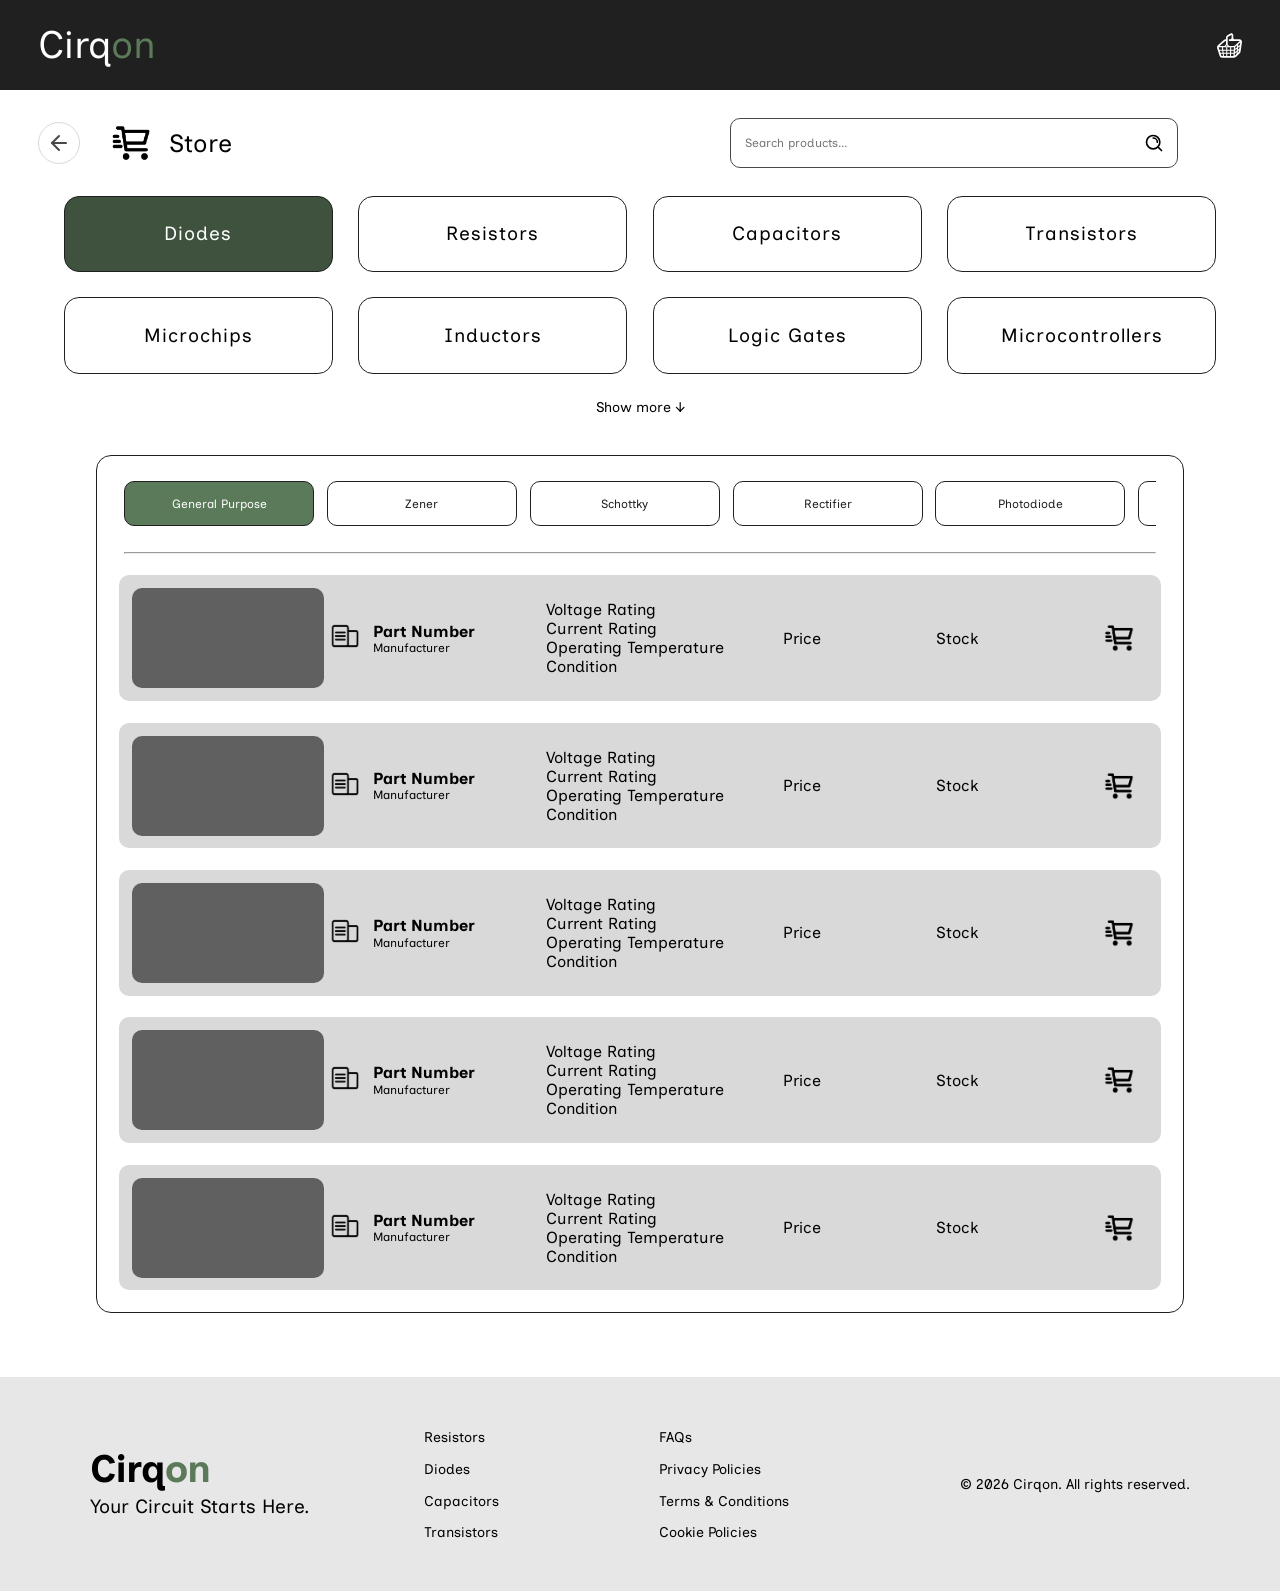
<file: pages/shop-page.html>
<!DOCTYPE html>
<html lang="en">
<head>
    <meta charset="UTF-8">
    <meta name="viewport" content="width=device-width, initial-scale=1.0">
    <link rel="stylesheet" href="../styles/main-style.css">
    <link rel="stylesheet" href="../styles/product-page.css">
    <link rel="stylesheet" href="../styles/store-page.css">
    <link rel="stylesheet" href="../styles/cart-check-order.css">

    <script src="../scripts/main-script.js" defer></script>
    <script src="../scripts/cirqon-header.js" defer></script>
    <script src="../scripts/product-page.js" defer></script>
    <script src="../scripts/shop.js" defer></script>
    <script src="../scripts/sidebar.js" defer></script>
    <script src="../scripts/footer.js" defer></script>
    <script src="../scripts/example-product.js" defer></script>

    <link rel="icon" type="image/png" href="../img/design/logo.png">
    <title>Cirqon</title>
</head>
<body>
    <div id="cirqon-header-placeholder"></div>
    <div id="cirqon-cart-placeholder"></div>
    <div id="cirqon-storenav-placeholder"></div>

    <main class="shop-page">
        <div class="components">
            <div class="buttons">
                <button class="selected" onclick="showCategory('diodes', this)">Diodes</button>
                <button onclick="showCategory('resistors', this)">Resistors</button>
                <button onclick="showCategory('capacitors', this)">Capacitors</button>
                <button onclick="showCategory('transistors', this)">Transistors</button>
                <button onclick="showCategory('microchips', this)">Microchips</button>
                <button onclick="showCategory('inductors', this)">Inductors</button>
                <button onclick="showCategory('logic-gates', this)">Logic Gates</button>
                <button onclick="showCategory('microcontrollers', this)">Microcontrollers</button>
            </div>

            <p class="show-more">Show more &#8595;</p>
        </div>



        <div class="category-display">

            <!-- DIODES -->
            <div id="diodes" class="category-content">
                <div class="store-display">
                    <div class="displayed-nav">
                        <button class="selected" onclick="showDiodeType('general', this)">General Purpose</button>
                        <button onclick="showDiodeType('zener', this)">Zener</button>
                        <button onclick="showDiodeType('schottky', this)">Schottky</button>
                        <button onclick="showDiodeType('rectifier', this)">Rectifier</button>
                        <button onclick="showDiodeType('photodiode', this)">Photodiode</button>
                        <button onclick="showDiodeType('laser', this)">Laser Diode</button>
                    </div>

                    <hr>

                    <div id="general" class="diode-type"><div id="general-products"></div></div>
                    <div id="zener" class="diode-type" hidden><div id="zener-products"></div></div>
                    <div id="schottky" class="diode-type" hidden><div id="schottky-products"></div></div>
                    <div id="rectifier" class="diode-type" hidden><div id="rectifier-products"></div></div>
                    <div id="photodiode" class="diode-type" hidden><div id="photodiode-products"></div></div>
                    <div id="laser" class="diode-type" hidden><div id="laser-products"></div></div>
                    <div class="example-product-placeholder"></div>
                </div>
            </div>

            <!-- RESISTORS -->
            <div id="resistors" class="category-content" hidden>
                <div class="store-display">
                    <div class="displayed-nav">
                        <button class="selected" onclick="showResistorType('carbon', this)">Carbon-Film</button>
                        <button onclick="showResistorType('metal', this)">Metal-Film</button>
                        <button onclick="showResistorType('variable', this)">Variable</button>
                        <button onclick="showResistorType('wire', this)">Wire wound</button>
                        <button onclick="showResistorType('mount', this)">Surface Mount</button>
                        <button onclick="showResistorType('array', this)">Resistor Array</button>
                    </div>

                    <hr>
                    <div id="carbon" class="resistor-type"><div id="carbon-products"></div></div>
                    <div id="metal" class="resistor-type" hidden><div id="metal-products"></div></div>
                    <div id="variable" class="resistor-type" hidden><div id="variable-products"></div></div>
                    <div id="wire" class="resistor-type" hidden><div id="wire-products"></div></div>
                    <div id="mount" class="resistor-type" hidden><div id="mount-products"></div></div>
                    <div id="array" class="resistor-type" hidden><div id="array-products"></div></div>
                    <div class="example-product-placeholder"></div>

                </div>
            </div>
                        

            <!-- CAPACITORS -->
            <div id="capacitors" class="category-content" hidden>
                <div class="store-display">

                    <div class="displayed-nav">
                        <button class="selected" onclick="showCapacitorType('ceramic', this)">Ceramic</button>
                        <button onclick="showCapacitorType('electrolytic', this)">Electrolytic</button>
                        <button onclick="showCapacitorType('c-variable', this)">Variable</button>
                        <button onclick="showCapacitorType('supercapacitor', this)">Supercapacitor</button>
                        <button onclick="showCapacitorType('film', this)">Film</button>
                        <button onclick="showCapacitorType('tantalum', this)">Tantalum</button>
                    </div>

                    <hr>
                    <div id="ceramic" class="capacitor-type"><div id="ceramic-products"></div></div>
                    <div id="electrolytic" class="capacitor-type" hidden><div id="electrolytic-products"></div></div>
                    <div id="c-variable" class="capacitor-type" hidden><div id="c-variable-products"></div></div>
                    <div id="supercapacitor" class="capacitor-type" hidden><div id="supercapacitor-products"></div></div>
                    <div id="film" class="capacitor-type" hidden><div id="film-products"></div></div>
                    <div id="tantalum" class="capacitor-type" hidden><div id="tantalum-products"></div></div>
                    <div class="example-product-placeholder"></div>
                </div>
            </div>

            <!-- TRANSISTORS -->
            <div id="transistors" class="category-content" hidden>
                <div class="store-display">
                    <div class="displayed-nav">
                        <button class="selected" onclick="showTransistorType('bipolar', this)">Bipolar junction</button>
                        <button onclick="showTransistorType('jfet', this)">JFET</button>
                        <button onclick="showTransistorType('mosfet', this)">MOSFET</button>
                        <button onclick="showTransistorType('phototransistor', this)">Phototransistor</button>
                        <button onclick="showTransistorType('igbt', this)">IGBT</button>
                        <button onclick="showTransistorType('power', this)">Power Transistor</button>
                    </div>

                    <hr>

                    <div id="bipolar" class="transistor-type"><div id="bipolar-products"></div></div>
                    <div id="jfet" class="transistor-type" hidden><div id="jfet-products"></div></div>
                    <div id="mosfet" class="transistor-type" hidden><div id="mosfet-products"></div></div>
                    <div id="phototransistor" class="transistor-type" hidden><div id="phototransistor-products"></div></div>
                    <div id="igbt" class="transistor-type" hidden><div id="igbt-products"></div></div>
                    <div id="power" class="transistor-type" hidden><div id="power-products"></div></div>
                    <div class="example-product-placeholder"></div>
                </div>
            </div>

            <!-- MICROCHIPS -->
            <div id="microchips" class="category-content" hidden>
                <div class="store-display">
                    <div class="displayed-nav">
                        <button class="selected" onclick="showMicrochipsType('logic', this)">Logic Chip</button>
                        <button onclick="showMicrochipsType('memory', this)">Memory Chip</button>
                        <button onclick="showMicrochipsType('asic', this)">ASIC</button>
                        <button onclick="showMicrochipsType('soc', this)">SoC</button>
                        <button onclick="showMicrochipsType('analog', this)">Analog Chip</button>
                        <button onclick="showMicrochipsType('digital', this)">Digital Chip</button>
                    </div>

                    <hr>

                    <div id="logic" class="microchip-type"><div id="logic-products"></div></div>
                    <div id="memory" class="microchip-type" hidden><div id="memory-products"></div></div>
                    <div id="asic" class="microchip-type" hidden><div id="asic-products"></div></div>
                    <div id="soc" class="microchip-type" hidden><div id="soc-products"></div></div>
                    <div id="analog" class="microchip-type" hidden><div id="analog-products"></div></div>
                    <div id="digital" class="microchip-type" hidden><div id="digital-products"></div></div>
                    <div class="example-product-placeholder"></div>
                </div>
            </div>

            <!-- INDUCTORS -->
            <div id="inductors" class="category-content" hidden>
                <div class="store-display">
                    <div class="displayed-nav">
                        <button class="selected" onclick="showInductorType('wound', this)">Wire-wound</button>
                        <button onclick="showInductorType('multilayer', this)">Multilayer</button>
                        <button onclick="showInductorType('radio', this)">Radio-frequency</button>
                        <button onclick="showInductorType('i-variable', this)">Variable</button>
                        <button onclick="showInductorType('choke', this)">Choke Inductor</button>
                        <button onclick="showInductorType('coupled', this)">Coupled Inductor</button>
                    </div>

                    <hr>

                    <div id="wound" class="inductor-type"><div id="wound-products"></div></div>
                    <div id="multilayer" class="inductor-type" hidden><div id="multilayer-products"></div></div>
                    <div id="radio" class="inductor-type" hidden><div id="radio-products"></div></div>
                    <div id="i-variable" class="inductor-type" hidden><div id="i-variable-products"></div></div>
                    <div id="choke" class="inductor-type" hidden><div id="choke-products"></div></div>
                    <div id="coupled" class="inductor-type" hidden><div id="coupled-products"></div></div>
                    <div class="example-product-placeholder"></div>
                </div>
            </div>

            <!-- LOGIC GATES -->
            <div id="logic-gates" class="category-content" hidden>
                <div class="store-display">
                    <div class="displayed-nav">
                        <button class="selected" onclick="showLogicType('cmos', this)">CMOS</button>
                        <button onclick="showLogicType('nmos', this)">NMOS</button>
                        <button onclick="showLogicType('pmos', this)">PMOS</button>
                        <button onclick="showLogicType('ttl', this)">TTL</button>
                        <button onclick="showLogicType('cml', this)">CML</button>
                        <button onclick="showLogicType('ecl', this)">ECL</button>
                    </div>

                    <hr>

                    <div id="cmos" class="logic-type"><div id="cmos-products"></div></div>
                    <div id="nmos" class="logic-type" hidden><div id="nmos-products"></div></div>
                    <div id="pmos" class="logic-type" hidden><div id="pmos-products"></div></div>
                    <div id="ttl" class="logic-type" hidden><div id="ttl-products"></div></div>
                    <div id="cml" class="logic-type" hidden><div id="cml-products"></div></div>
                    <div id="ecl" class="logic-type" hidden><div id="ecl-products"></div></div>
                    <div class="example-product-placeholder"></div>
                </div>
            </div>
                                
            <!-- MICROCONTROLLERS -->
            <div id="microcontrollers" class="category-content" hidden>
                <div class="store-display">
                    <div class="displayed-nav">
                        <button class="selected" onclick="showMicrocontrollerType('arm', this)">ARM</button>
                        <button onclick="showMicrocontrollerType('pic', this)">PIC</button>
                        <button onclick="showMicrocontrollerType('avr', this)">AVR</button>
                        <button onclick="showMicrocontrollerType('esp', this)">ESP32/ESP8266</button>
                        <button onclick="showMicrocontrollerType('rp', this)">RP2040</button>
                        <button onclick="showMicrocontrollerType('stm', this)">STM32</button>
                    </div>

                    <hr>

                    <div id="arm" class="microcontroller-type"><div id="arm-products"></div></div>
                    <div id="pic" class="microcontroller-type" hidden><div id="pic-products"></div></div>
                    <div id="avr" class="microcontroller-type" hidden><div id="avr-products"></div></div>
                    <div id="esp" class="microcontroller-type" hidden><div id="esp-products"></div></div>
                    <div id="rp" class="microcontroller-type" hidden><div id="rp-products"></div></div>
                    <div id="stm" class="microcontroller-type" hidden><div id="stm-products"></div></div>
                    <div class="example-product-placeholder"></div>
                </div>
            </div>
        </div>

    </main>

    

    <div id="cirqon-footer-placeholder"></div>   

</body>
</html>
</file>
<file: styles/main-style.css>
/* =====================================
            GOOGLE FONTS
===================================== */
@import url('https://fonts.googleapis.com/css2?family=Inclusive+Sans:wght@400;500;600;700&display=swap');
@import url('https://fonts.googleapis.com/css2?family=Bungee&display=swap');
@import url('https://fonts.googleapis.com/css2?family=Jaldi:wght@400;700&display=swap');
@import url('https://fonts.googleapis.com/css2?family=IBM+Plex+Mono:wght@400;500;600&display=swap');


/* =====================================
           ROOT VARIABLES
===================================== */
:root {

    /* COLORS */
    --primary-color: #202020;
    --secondary-color: #494949;

    --accent-color: #5b7a5a;
    --accent-dark: #3e523d;
    --accent-lighter: #414241;
    --accent-darker: #252726;

    --text-color: #000000;
    --text-light: #ffffff;

    --white: #ffffff;
    --light-gray: #D9D9D9;
    --border-color: #aaaaaa;


    /* FONTS */
    --font-main: 'Inclusive Sans', sans-serif;
    --font-heading: 'Bungee', sans-serif;
    --font-secondary: 'Jaldi', sans-serif;
    --font-mono: 'IBM Plex Mono', monospace;


    /* FLEXIBLE FONT SIZES */
    --text-xs: clamp(10px, 0.7vw, 12px);
    --text-sm: clamp(12px, 0.9vw, 14px);
    --text-md: clamp(14px, 1.1vw, 18px);
    --text-lg: clamp(18px, 1.5vw, 22px);
    --text-xl: clamp(20px, 2vw, 25px);

    --heading-size: clamp(26px, 3vw, 40px);


    /* FLEXIBLE SPACING */
    --spacing-xs: clamp(5px, 0.5vw, 10px);
    --spacing-sm: clamp(10px, 1vw, 20px);
    --spacing-md: clamp(15px, 2vw, 30px);
    --spacing-lg: clamp(25px, 3vw, 50px);
    --spacing-xl: clamp(35px, 5vw, 80px);


    /* CONTAINER WIDTHS */
    --container-width: 90%;
    --content-width: 85%;
    --max-width: 1400px;


    /* HEADER */
    --header-height: clamp(65px, 10vh, 90px);
    --header-padding: clamp(15px, 3vw, 40px);


    /* BORDER RADIUS */
    --radius-sm: 5px;
    --radius-md: 10px;
    --radius-lg: 15px;
    --radius-xl: 20px;


    /* TRANSITIONS */
    --transition-fast: 0.2s ease;
    --transition-normal: 0.3s ease;


    /* SHADOWS */
    --shadow-sm: 0 2px 8px rgba(0, 0, 0, 0.1);
    --shadow-md: 0 4px 12px rgba(0, 0, 0, 0.15);
}


/* =====================================
            GLOBAL STYLES
===================================== */
* {
    box-sizing: border-box;
}

html {
    scroll-behavior: smooth;
    min-height: 100%;
}

body {
    margin: 0;
    padding: 0;

    font-family: var(--font-main);
    color: var(--text-color);
    background-color: var(--white);
    min-height: 100vh;
    min-height: 100dvh;

    display: flex;
    flex-direction: column;

}

/* =====================================
   CIRQON HEADER
===================================== */

.cirqon-header {
    width: 100%;
    min-height: var(--header-height);

    position: fixed;
    top: 0;
    left: 0;
    z-index: 1000;

    display: flex;
    align-items: center;
    justify-content: space-between;

    padding: 0 var(--header-padding);

    background-color: var(--primary-color);
    box-sizing: border-box;
}


/* HEADER TEXT */

.cirqon-header a,
.cirqon-header p,
.store-nav p {
    font-family: var(--font-main);
    font-style: normal;
    text-decoration: none;
    color: var(--white);
}


/* LOGO */

.cirqon-header #logo {
    font-size: clamp(25px, 3vw, 40px);
    line-height: 1;
    white-space: nowrap;

    color: var(--white);
    transition: color var(--transition-fast);
}

.cirqon-header #logo span {
    color: var(--accent-color);
}

.cirqon-header #logo:hover {
    color: var(--accent-color);
}

.cirqon-header #logo:hover span {
    color: var(--white);
}


/* RIGHT SIDE NAVIGATION */

.cirqon-header .right-side {
    display: flex;
    align-items: center;
    gap: var(--spacing-xl);
}


/* STORE LINK */

.cirqon-header #store {
    padding-top: 3px;

    font-size: var(--text-md);
    line-height: 1;

    flex-shrink: 0;
    transition: color var(--transition-fast);
}

.cirqon-header #store:hover {
    color: var(--accent-color);
}

#store.disabled {
    opacity: 0;
    pointer-events: none;
    cursor: default;
}

#cart-btn.disabled {
    opacity: 0;
    pointer-events: none;
    cursor: default;
}

#left-store.disabled {
    opacity: 0;
    pointer-events: none;
    cursor: default;
}

/* CART CONTAINER */

#cart-container {
    width: 25px;
    height: 25px;

    display: flex;
    align-items: center;
    justify-content: center;

    flex-shrink: 0;
}


/* CART BUTTON */

.cart {
    display: inline-flex;
    align-items: center;
    justify-content: center;

    color: var(--white);

    background: none;
    border: none;
    padding: 0;

    cursor: pointer;
    transition: color var(--transition-fast);
}

.cart svg {
    width: clamp(20px, 2vw, 25px);
    height: clamp(20px, 2vw, 25px);
    display: block;
}

.cart:hover {
    color: var(--accent-color);
}




/* =====================================
             CART OVERLAY
===================================== */

.overlay {
    position: fixed;
    inset: 0;
    background: rgba(0, 0, 0, 0.5);

    opacity: 0;
    visibility: hidden;

    transition:
        opacity var(--transition-normal),
        visibility var(--transition-normal);

    z-index: 999;
}

.overlay.active {
    opacity: 1;
    visibility: visible;
}


/* =====================================
             CART SIDEBAR
===================================== */

.sidebar {
    font-family: var(--font-main);

    position: fixed;
    top: 0;
    right: 0;

    width: min(100%, 480px);
    height: 95vh;
    height: 95dvh;

    display: flex;
    flex-direction: column;

    background: var(--white);
    color: var(--secondary-color);

    padding: clamp(15px, 2vw, 25px);
    box-sizing: border-box;

    border-radius: var(--radius-md);

    transform: translateX(100%);
    transition: transform var(--transition-normal);

    z-index: 1000;
    overflow: hidden;
}

.sidebar.active {
    transform: translateX(0);
}


/* =====================================
           SIDEBAR HEADER
===================================== */

.sidebar-header {
    display: flex;
    flex-direction: row;
    justify-content: space-between;
    align-items: center;
    gap: var(--spacing-sm);

    flex-shrink: 0;
}

.sidebar-header h2 {
    margin: 0;
    margin-top: clamp(20px, 4vh, 50px);
    margin-left: var(--spacing-xs);

    font-size: var(--text-lg);
}


/* =====================================
           SIDEBAR CONTENT
===================================== */

.sidebar-content {
    flex: 0 1 auto;
    min-height: 0;

    overflow-y: auto;
    overflow-x: hidden;
}

.sidebar-content p {
    
    margin-left: var(--spacing-xs);
}

/* CART ITEMS CONTAINER */

#cart-items {
    display: flex;
    flex-direction: column;
    gap: var(--spacing-sm);

    padding: var(--spacing-sm);
}


/* =====================================
             CART ITEM
===================================== */

.cart-item-shop {
    display: flex;
    align-items: center;
    gap: var(--spacing-sm);

    padding: var(--spacing-sm);

    background: var(--secondary-color);
    border-radius: var(--radius-md);

    color: var(--white);
}

.cart-item-checkbox {
    width: 17px;
    height: 17px;

    accent-color: var(--accent-color);
    cursor: pointer;
    flex-shrink: 0;

    margin: 0;
    transition: transform var(--transition-fast);
}

.cart-item-shop img {
    width: clamp(45px, 6vw, 65px);
    height: clamp(45px, 6vw, 65px);

    object-fit: contain;
    border-radius: var(--radius-sm);

    flex-shrink: 0;
}

.cart-item-details {
    flex: 1;
    min-width: 0;
}

.cart-item-details p {
    margin: 4px 0;
    overflow-wrap: anywhere;
}

.cart-item-price {
    color: #9bb899;
}


/* =====================================
          QUANTITY CONTROLS
===================================== */

.quantity-control-shop {
    display: flex;
    align-items: center;
    gap: var(--spacing-xs);

    margin-top: var(--spacing-xs);
}

/* MINUS AND PLUS BUTTONS */

.quantity-control-shop button {
    width: 26px;
    height: 26px;

    display: flex;
    align-items: center;
    justify-content: center;

    background: var(--secondary-color);
    color: var(--white);

    border: 1px solid #555;
    border-radius: var(--radius-sm);

    font-size: var(--text-md);
    cursor: pointer;

    transition:
        background var(--transition-fast),
        border-color var(--transition-fast);
}

.quantity-control-shop button:hover {
    background: var(--accent-color);
    border-color: var(--accent-color);
}


/* QUANTITY INPUT */

.quantity-input {
    width: 350px;
    height: 26px;

    box-sizing: border-box;

    background: #333;
    color: var(--white);

    border: 1px solid #555;
    border-radius: var(--radius-sm);

    text-align: center;
    font-family: inherit;
    font-size: var(--text-xs);

    outline: none;
}

.quantity-input:focus {
    border-color: var(--accent-color);
}

/* REMOVE NUMBER INPUT ARROWS */

.quantity-input::-webkit-inner-spin-button,
.quantity-input::-webkit-outer-spin-button {
    -webkit-appearance: none;
    margin: 0;
}

.quantity-input {
    appearance: textfield;
    -moz-appearance: textfield;
}


/* =====================================
           CART SUBTOTAL
===================================== */

.cart-item-subtotal {
    padding-top: var(--spacing-xs);
}


/* =====================================
         CART ACTION BUTTONS
===================================== */

.remove-item-shop,
.to-checkout {
    display: flex;
    justify-content: center;
    align-items: center;

    background: transparent;
    border: none;
    cursor: pointer;
}

.remove-item-shop {
    width: 40px;
    height: 40px;
    flex-shrink: 0;
}

.remove-item-shop img {
    width: 25px;
    height: 25px;

    filter: brightness(0) invert(1);
}


/* =====================================
        SIDEBAR BOTTOM SECTION
===================================== */

.bottom-part {
    flex-shrink: 0;
    padding-top: var(--spacing-sm);
    background: var(--white);

}

#cart-total {
    padding: var(--spacing-sm);

    color: var(--secondary-color);
    border-top: 1px solid var(--border-color);
}

.to-checkout {
    width: 100%;
    min-height: 42px;

    gap: var(--spacing-xs);

    margin: 0;
    padding: var(--spacing-xs) var(--spacing-sm);

    color: var(--white);
    background: var(--secondary-color);

    border-radius: var(--radius-md);

    font-family: inherit;
    font-size: var(--text-sm);

    transition: background var(--transition-fast);
}

.to-checkout:hover {
    background: var(--accent-dark);
}

.to-checkout img {
    width: 25px;
    height: 25px;

    object-fit: contain;
    filter: brightness(0) invert(1);
}


/* =====================================
      CART CLOSE BUTTON POSITION
===================================== */

#close-cart-container {
    display: flex;
    align-items: center;
    flex-shrink: 0;
}

#close-cart-container .cart {
    color: var(--primary-color);

    margin-top: var(--spacing-sm);
    margin-right: var(--spacing-sm);

    cursor: pointer;
}

#close-cart-container .cart:hover {
    color: var(--accent-color);
}

/* =====================================
FOOTER
===================================== */
.footer {
    margin-top: auto;

    width: 100%;
    box-sizing: border-box;

    font-family: var(--font-main);

    padding: clamp(25px, 4vw, 50px) clamp(20px, 7vw, 100px);

    display: grid;
    grid-template-columns: 1.5fr 1fr 1fr 1.5fr;

    align-items: center;
    gap: clamp(20px, 3vw, 40px);
}


/* =====================================
FOOTER BRAND
===================================== */

.footer #logo {
    font-family: var(--font-main);
    font-style: normal;

    font-size: clamp(25px, 3vw, 40px);
    line-height: 1;

    margin: 0;
    white-space: nowrap;
}

.footer #logo span {
    color: var(--accent-color);
}

.footer .tagline {
    margin: var(--spacing-xs) 0 0;
    font-size: var(--text-lg);
}


/* =====================================
            FOOTER LINKS
===================================== */

.footer-links {
    list-style: none;

    margin: 0;
    padding: 0;

    display: flex;
    flex-direction: column;

    gap: var(--spacing-sm);
}

.footer-links a {
    color: var(--text-color);
    text-decoration: none;

    font-size: var(--text-md);

    transition: color var(--transition-fast);
}

.footer-links a:hover {
    color: var(--accent-color);
    text-decoration: underline;
}


/* =====================================
          FOOTER COPYRIGHT
===================================== */

.footer .copyright {
    margin: 0;

    text-align: right;
    font-size: var(--text-md);
}

.transparent {
    opacity: 0;
    pointer-events: none;
}



/* ========================================
   RESPONSIVE STYLES
   ======================================== */

/* ========================================
   1200px - SMALL DESKTOP / LAPTOP
   ======================================== */

@media (max-width: 1200px) {

    /* HEADER */
    .cirqon-header {
        padding: 0 var(--spacing-lg);
    }

    .cirqon-header .right-side {
        gap: var(--spacing-lg);
    }

    /* SIDEBAR */
    .sidebar {
        width: min(100%, 430px);
    }

    .quantity-input {
        width: min(100%, 180px);
    }

    /* FOOTER */
    .footer {
        grid-template-columns: repeat(2, minmax(0, 1fr));
        gap: var(--spacing-lg);
        padding: var(--spacing-lg) var(--spacing-xl);
    }

    .footer .copyright {
        text-align: left;
    }
}


/* ========================================
   900px - TABLET
   ======================================== */

@media (max-width: 900px) {

    /* HEADER */
    .cirqon-header {
        padding: 0 var(--spacing-md);
    }

    .cirqon-header .right-side {
        gap: var(--spacing-xl);
    }

    .cirqon-header #logo {
        font-size: var(--text-xl);
    }

    /* SIDEBAR */
    .sidebar {
        width: min(100%, 420px);
        height: 100vh;
        height: 100dvh;
        border-radius: 0;
    }

    .sidebar-header h2 {
        margin-top: var(--spacing-lg);
    }

    #close-cart-container .cart {
        margin-top: 10px;
        margin-right: var(--spacing-sm);
    }

    .cart-item-shop {
        gap: var(--spacing-xs);
    }

    .quantity-input {
        width: min(100%, 150px);
    }

    /* FOOTER */
    .footer {
        padding: var(--spacing-lg) var(--spacing-md);
        gap: var(--spacing-md);
    }

    .footer #logo {
        font-size: var(--text-xl);
    }

    .footer .tagline {
        font-size: var(--text-sm);
    }

    .footer-links {
        gap: var(--spacing-xs);
    }

    .footer-links a,
    .footer .copyright {
        font-size: var(--text-sm);
    }

    .footer .copyright {
        text-align: left;
    }
}


/* ========================================
   600px - MOBILE
   ======================================== */

@media (max-width: 600px) {

    /* HEADER */
    .cirqon-header {
        padding: 0 var(--spacing-sm);
    }

    .cirqon-header #logo {
        font-size: var(--text-xl);
    }

    .cirqon-header .right-side {
        gap: var(--spacing-xl);
    }

    .cirqon-header #store {
        font-size: var(--text-sm);
    }

    /* SIDEBAR */
    .sidebar {
        width: 100%;
        height: 100vh;
        height: 100dvh;
        padding: var(--spacing-md);
    }

    .sidebar-header {
        gap: var(--spacing-xs);
    }

    .sidebar-header h2 {
        font-size: var(--text-md);
        margin-top: var(--spacing-md);
    }

    #close-cart-container .cart {
        margin-top: 10px;
        margin-right: var(--spacing-sm);
    }

    #cart-items {
        padding: var(--spacing-xs);
    }

    .cart-item-shop {
        gap: var(--spacing-xs);
        padding: var(--spacing-xs);
    }

    .cart-item-shop img {
        width: 45px;
        height: 45px;
    }

    .cart-item-details p {
        font-size: var(--text-xs);
    }

    .quantity-control-shop {
        gap: 5px;
    }

    .quantity-control-shop button {
        width: 24px;
        height: 24px;
    }

    .quantity-input {
        width: min(100%, 120px);
    }

    .remove-item-shop {
        width: 32px;
        height: 32px;
    }

    .remove-item-shop img {
        width: 20px;
        height: 20px;
    }

    .to-checkout {
        min-height: 40px;
        font-size: var(--text-xs);
    }

    /* FOOTER */
    .footer {
        grid-template-columns: repeat(2, minmax(0, 1fr));
        padding: var(--spacing-lg) var(--spacing-md);
        gap: var(--spacing-md);
    }

    .footer #logo {
        font-size: var(--text-xl);
    }

    .footer .tagline {
        font-size: var(--text-sm);
    }

    .footer-links {
        gap: var(--spacing-xs);
    }

    .footer-links a,
    .footer .copyright {
        font-size: var(--text-sm);
    }

    .footer .copyright {
        text-align: left;
    }
}


/* ========================================
   380px - SMALL MOBILE
   ======================================== */

@media (max-width: 380px) {

    /* HEADER */
    .cirqon-header {
        padding: 0 var(--spacing-xs);
    }

    .cirqon-header #logo {
        font-size: var(--text-lg);
    }

    .cirqon-header .right-side {
        gap: var(--spacing-lg);
    }

    .cirqon-header #store {
        font-size: var(--text-sm);
    }

    #cart-container {
        margin-right: var(--spacing-sm);
        width: 22px;
        height: 22px;
    }

    .cart svg {
        width: 20px;
        height: 20px;
    }

    /* SIDEBAR */
    .sidebar {
        width: 100%;
        padding: var(--spacing-sm);
    }

    .sidebar-header h2 {
        font-size: var(--text-sm);
    }

    #cart-items {
        padding: 0;
        gap: var(--spacing-xs);
    }

    .cart-item-shop {
        gap: 5px;
        padding: var(--spacing-xs);
    }

    .cart-item-shop img {
        width: 38px;
        height: 38px;
    }

    .cart-item-details p {
        font-size: var(--text-xs);
    }

    .quantity-control-shop button {
        width: 22px;
        height: 22px;
    }

    .quantity-input {
        width: min(100%, 90px);
    }

    .remove-item-shop {
        width: 28px;
        height: 28px;
    }

    .remove-item-shop img {
        width: 18px;
        height: 18px;
    }

    .bottom-part {
        padding-top: var(--spacing-xs);
    }

    #cart-total {
        padding: var(--spacing-xs);
        font-size: var(--text-sm);
    }

    .to-checkout {
        min-height: 36px;
        padding: var(--spacing-xs);
    }

    .to-checkout img {
        width: 20px;
        height: 20px;
    }

    /* FOOTER */
    .footer {
        grid-template-columns: 1fr;
        gap: var(--spacing-md);
        padding: var(--spacing-md) var(--spacing-sm);
    }

    .footer #logo {
        font-size: var(--text-xl);
    }

    .footer .tagline {
        font-size: var(--text-sm);
    }

    .footer-links a,
    .footer .copyright {
        font-size: var(--text-xs);
    }

    .footer .copyright {
        text-align: left;
    }
}
</file>
<file: styles/admin-pages.css>
:root {
    /* text */
    --ink: #172033;
    --ink-2: #29405f;
    --muted: #61728a;

    /* surfaces */
    --page-bg: #f4f6f9;
    --surface-alt: #f8fafc;
    --surface-hover: #fbfcfe;

    /* borders */
    --border-soft: #e1e8f0;
    --border-row: #e9eef4;
    --border-ctrl: #d7e0eb;
    --border-field: #bdc9d8;

    /* accents */
    --accent-hover: color-mix(in srgb, var(--accent-color), black 15%);
    --accent-tint: #edf3ec;
    --accent-link: #a9c5a7;
    --danger: #c43131;

    /* misc */
    --radius-pill: 20px;
    --gutter: clamp(24px, 3.5vw, 48px);
}

body {
    margin: 0;
    background: var(--page-bg);
    color: var(--ink);
    font-family: var(--font-main);
    font-size: var(--text-sm);
    overflow: hidden;
}

button,
input,
select {
    font: inherit;
}

button,
a {
    -webkit-tap-highlight-color: transparent;
}

:focus-visible {
    outline: 2px solid var(--accent-color);
    outline-offset: 2px;
}

.sr-only {
    position: absolute;
    width: 1px;
    height: 1px;
    overflow: hidden;
    clip: rect(0, 0, 0, 0);
    clip-path: inset(50%);
    white-space: nowrap;
}


/* ========================================
   TOP BAR
======================================== */

.topbar {
    min-height: 68px;
    padding: 0 clamp(9px, 1.5vw, 20px);
    display: flex;
    align-items: stretch;
    gap: clamp(16px, 4vw, 55px);
    background: var(--primary-color);
    border-bottom: 1px solid var(--primary-color);
}

.brand {
    display: flex;
    align-items: center;
    gap: 6px;
    color: var(--text-light);
    font-size: clamp(22px, 2.2vw, 30px);
    font-weight: 500;
    text-decoration: none;
    white-space: nowrap;
}

.brand p {
    font-family: var(--font-main);
    letter-spacing: 0.02em;

        span {
        color: var(--accent-color);
        }
}

.brand-mark {
    display: grid;
    place-items: center;
    width: 20px;
    height: 20px;
    border: 1px solid var(--accent-color);
    border-radius: var(--radius-sm);
    color: var(--accent-color);
    font-size: 17px;
    line-height: 1;
}

.main-nav,
.account-nav {
    display: flex;
    align-items: stretch;
}

.main-nav {
    gap: clamp(14px, 3vw, 44px);
}

.account-nav {
    gap: clamp(14px, 2.2vw, 30px);
    margin-left: auto;
}

.main-nav a,
.account-nav a,
.account-nav span {
    display: flex;
    align-items: center;
    color: var(--text-light);
    font-size: var(--text-sm);
    text-decoration: none;
    white-space: nowrap;
}

.main-nav a.active {
    border-bottom: 2px solid var(--accent-color);
    color: var(--accent-color);
    font-weight: 700;
}

.account-nav a {
    color: var(--accent-link);
    text-decoration: underline;
}


/* ========================================
   PAGE LAYOUT
======================================== */

.page-content {
    width: min(100% - var(--gutter), 1200px);
    margin: var(--spacing-lg) auto;
}

.page-heading {
    display: flex;
    align-items: flex-start;
    justify-content: space-between;
    gap: var(--spacing-sm);
    margin-bottom: 16px;
}

.page-heading h1 {
    margin: 0 0 6px;
    font-size: var(--text-lg);
    line-height: 1.2;
}

.page-heading p,
.dialog-heading p {
    margin: 0;
    color: var(--muted);
    font-size: var(--text-xs);
}


/* ========================================
   BUTTONS
======================================== */

.primary-button,
.secondary-button {
    min-height: 34px;
    padding: 0 13px;
    border: 1px solid transparent;
    border-radius: var(--radius-sm);
    font-size: var(--text-xs);
    font-weight: 600;
    white-space: nowrap;
    cursor: pointer;
}

.primary-button {
    background: var(--accent-color);
    color: var(--text-light);
}

.primary-button:hover {
    background: var(--accent-hover);
}

.secondary-button {
    border-color: var(--border-ctrl);
    background: var(--white);
    color: var(--ink-2);
}

.secondary-button:hover:not(:disabled) {
    border-color: var(--border-field);
    background: var(--surface-alt);
}

.secondary-button:disabled {
    cursor: not-allowed;
    opacity: 0.48;
}

.icon-button {
    border: 0;
    background: transparent;
    color: var(--muted);
    font-size: 25px;
    line-height: 1;
    cursor: pointer;
}

.text-button {
    padding: 0;
    border: 0;
    background: transparent;
    color: var(--accent-hover);
    font-size: var(--text-xs);
    text-decoration: underline;
    cursor: pointer;
}

.delete-text {
    color: var(--danger);
}


/* ========================================
   TOOLBAR (search + filters)
======================================== */

.toolbar {
    display: flex;
    align-items: center;
    gap: var(--spacing-sm);
    margin-bottom: 16px;
    padding-bottom: 1px;
    overflow-x: auto;
}

.search-input {
    flex: 0 0 205px;
    width: 205px;
    height: 32px;
    padding: 0 10px;
    border: 1px solid var(--border-field);
    border-radius: var(--radius-sm);
    background: var(--white);
    color: var(--ink);
    font-size: var(--text-xs);
}

.search-input:focus,
.form-grid :is(input, select):focus {
    border-color: var(--accent-color);
    outline: 2px solid rgb(91 122 90 / 14%);
}

.category-filters {
    display: flex;
    gap: 7px;
}

.filter-chip {
    min-height: 32px;
    padding: 0 11px;
    border: 1px solid var(--border-ctrl);
    border-radius: var(--radius-pill);
    background: var(--white);
    color: var(--ink-2);
    font-size: var(--text-xs);
    white-space: nowrap;
    cursor: pointer;
}

.filter-chip:hover {
    border-color: var(--accent-color);
}

.filter-chip.active {
    border-color: var(--accent-color);
    background: var(--accent-color);
    color: var(--text-light);
}


/* ========================================
   TABLE
======================================== */

.table-card {
    overflow: hidden;
    border: 1px solid var(--border-soft);
    border-radius: var(--radius-md);
    background: var(--white);
}

.table-scroll {
    overflow-x: auto;
}

table {
    width: 100%;
    border-collapse: collapse;
    text-align: left;
    white-space: nowrap;
}

thead {
    background: var(--surface-alt);
}

th,
td {
    height: 35px;
    padding: 0 12px;
    border-bottom: 1px solid var(--border-row);
    font-size: var(--text-xs);
}

th {
    color: var(--ink-2);
    font-weight: 600;
}

td {
    color: var(--ink-2);
}

tbody tr:last-child td {
    border-bottom: 0;
}

tbody tr:hover {
    background: var(--surface-hover);
}

.check-column {
    width: 43px;
}

input[type="checkbox"] {
    width: 13px;
    height: 13px;
    margin: 0;
    accent-color: var(--accent-color);
    vertical-align: middle;
}

.part-number {
    color: var(--ink-2);
    font-weight: 700;
}

.category-tag {
    display: inline-block;
    padding: 4px 8px;
    border-radius: var(--radius-pill);
    background: var(--accent-tint);
    color: var(--accent-dark);
    font-size: var(--text-xs);
}

.row-actions {
    display: flex;
    align-items: center;
    gap: 12px;
}

.empty-state {
    height: 90px;
    color: var(--muted);
    text-align: center;
}


/* ---------- Bulk actions + footer ---------- */

.bulk-actions {
    display: flex;
    flex-wrap: wrap;
    align-items: center;
    gap: 6px var(--spacing-sm);
    min-height: 38px;
    padding: 6px 13px;
    border-bottom: 1px solid var(--border-row);
    background: var(--surface-alt);
    color: var(--ink-2);
    font-size: var(--text-xs);
}

.bulk-actions[hidden] {
    display: none;
}

.table-footer {
    display: flex;
    flex-wrap: wrap;
    align-items: center;
    justify-content: space-between;
    gap: var(--spacing-xs) var(--spacing-sm);
    min-height: 46px;
    padding: 7px 11px;
    border-top: 1px solid var(--border-row);
}

.table-footer p {
    margin: 0;
    color: var(--muted);
    font-size: var(--text-xs);
}

.pagination {
    display: flex;
    gap: 6px;
}


/* ========================================
   DIALOG
======================================== */

.component-dialog {
    width: min(100% - 32px, 470px);
    padding: clamp(16px, 3vw, 22px);
    border: 1px solid var(--border-soft);
    border-radius: var(--radius-md);
    color: var(--ink);
    box-shadow: 0 18px 60px rgb(23 32 51 / 22%);
}

.component-dialog::backdrop {
    background: rgb(17 28 45 / 42%);
}

.dialog-heading {
    display: flex;
    align-items: flex-start;
    justify-content: space-between;
    gap: 16px;
    margin-bottom: 20px;
}

.dialog-heading h2 {
    margin: 0 0 6px;
    font-size: var(--text-lg);
}

.form-grid {
    display: grid;
    grid-template-columns: 1fr 1fr;
    gap: 14px;
}

.form-grid label {
    display: flex;
    flex-direction: column;
    gap: 6px;
    color: var(--ink-2);
    font-size: var(--text-xs);
    font-weight: 600;
}

.form-grid .field-wide {
    grid-column: 1 / -1;
}

.form-grid :is(input, select) {
    width: 100%;
    height: 35px;
    padding: 0 9px;
    border: 1px solid var(--border-field);
    border-radius: var(--radius-sm);
    background: var(--white);
    color: var(--ink);
    font-size: var(--text-sm);
    font-weight: 400;
}

.dialog-actions {
    display: flex;
    justify-content: flex-end;
    gap: 8px;
    margin-top: 22px;
}


/* ========================================
   TOAST
======================================== */

.toast {
    position: fixed;
    right: clamp(12px, 2vw, 20px);
    bottom: clamp(12px, 2vw, 20px);
    z-index: 2;
    padding: 11px 15px;
    border-radius: var(--radius-sm);
    background: var(--ink);
    color: var(--text-light);
    font-size: var(--text-sm);
    opacity: 0;
    pointer-events: none;
    transform: translateY(8px);
    transition: opacity var(--transition-fast), transform var(--transition-fast);
}

.toast.visible {
    opacity: 1;
    transform: translateY(0);
}


/* ========================================
   ADMIN LOGIN
======================================== */

/* zero-specificity reset, so it never fights component rules */
:where(.admin-login-page, .admin-login-page *) {
    margin: 0;
    padding: 0;
}

.admin-login-page {
    display: grid;
    grid-template-columns: 1fr 1fr;
    min-height: 100vh;
    min-height: 100dvh;
}


/* ---------- Brand panel ---------- */

.admin-brand-panel {
    padding: 28px clamp(16px, 2.5vw, 26px);
    display: flex;
    flex-direction: column;
    justify-content: space-between;
    background: var(--primary-color);
    border-right: 2px solid #cbd5e1;
    color: var(--text-light);
}

.admin-brand {
    display: flex;
    align-items: center;
    gap: 9px;
    font-size: var(--text-xs);
    font-weight: 600;
}

.admin-brand-icon {
    width: 19px;
    height: 19px;
    color: var(--accent-color);
}

.admin-brand-message {
    max-width: 390px;
    margin-top: -10px;
}

.admin-brand-message h1 {
    margin-bottom: 12px;
    font-size: var(--text-xl);
    font-weight: 600;
}

.admin-brand-message p {
    max-width: 330px;
    color: #d5d9e1;
    font-size: var(--text-xs);
    line-height: 1.7;
}

.admin-brand-footer {
    color: #d5d9e1;
    font-size: var(--text-xs);
}


/* ---------- Form panel ---------- */

.admin-form-panel {
    padding: clamp(16px, 4vw, 30px);
    display: flex;
    justify-content: center;
    align-items: center;
    background: var(--accent-hover);
}

.admin-login-card {
    width: min(100%, 400px);
    min-height: 500px;
    padding: clamp(20px, 3vw, 28px) clamp(16px, 2vw, 21px) 25px;
    background: var(--white);
    border: 1px solid var(--border-soft);
    border-radius: var(--radius-md);
}

.admin-card-header {
    margin-bottom: 18px;
}

.admin-card-header h2 {
    margin-top: clamp(16px, 6vw, 50px);
    margin-bottom: 8px;
    font-size: var(--text-xl);
    font-weight: 600;
}

.admin-card-header p {
    color: var(--muted);
    font-size: var(--text-xs);
}


/* ---------- Form ---------- */

.admin-login-form {
    display: flex;
    flex-direction: column;
    gap: 17px;
}

.admin-form-group {
    display: flex;
    flex-direction: column;
    gap: 6px;
}

.admin-form-group label {
    font-size: var(--text-xs);
    font-weight: 500;
}

.admin-form-group input {
    width: 100%;
    height: 34px;
    padding: 0 10px;
    border: 1px solid var(--border-field);
    border-radius: var(--radius-sm);
    outline: none;
    color: var(--ink);
    font-family: inherit;
    font-size: var(--text-xs);
    transition: border-color var(--transition-fast), box-shadow var(--transition-fast);
}

.admin-form-group input::placeholder {
    color: #8290a5;
}

.admin-form-group input:focus {
    border-color: var(--accent-color);
    box-shadow: 0 0 0 2px rgb(91 122 90 / 12%);
}

.admin-password-heading {
    display: flex;
    justify-content: space-between;
    align-items: center;
}

.admin-forgot-link {
    color: var(--accent-color);
    font-size: var(--text-xs);
    text-decoration: underline;
}

.admin-remember-option {
    display: flex;
    align-items: center;
    gap: 8px;
    color: #475569;
    font-size: var(--text-xs);
    cursor: pointer;
}

.admin-remember-option input {
    width: 12px;
    height: 12px;
    accent-color: var(--accent-color);
    cursor: pointer;
}

.admin-sign-in-button {
    width: 100%;
    height: 33px;
    margin-top: 7px;
    border: none;
    border-radius: var(--radius-sm);
    background: var(--accent-color);
    color: var(--text-light);
    font-family: inherit;
    font-size: var(--text-xs);
    font-weight: 600;
    cursor: pointer;
    transition: background var(--transition-fast), transform var(--transition-fast);
}

.admin-sign-in-button:hover {
    background: var(--accent-hover);
}

.admin-sign-in-button:active {
    transform: scale(0.98);
}

.admin-access-note {
    margin-top: 10px;
    color: var(--muted);
    font-size: var(--text-xs);
    line-height: 1.5;
    text-align: center;
}


/* ---------- TABLET ---------- */

@media (max-width: 900px) {

    /* login: brand panel becomes a banner above the form */
    .admin-login-page {
        grid-template-columns: 1fr;
        grid-template-rows: auto 1fr;
    }

    .admin-login-card {
        padding: clamp(20px, 3vw, 28px) clamp(16px, 2vw, 21px) 25px;
        padding-top: 0;
        min-height: 400px;

    }

    .admin-brand-panel {
        gap: var(--spacing-md);
        border-right: 0;
        border-bottom: 2px solid #cbd5e1;
    }

    .admin-brand-message {
        margin-top: 0;
    }
}


/* ---------- MOBILE ---------- */

@media (max-width: 600px) {

    /* top bar: brand + account on row 1, nav scrolls on row 2 */
    .topbar {
        flex-wrap: wrap;
        align-items: center;
        gap: 0 var(--spacing-sm);
        padding-top: 10px;
    }

    .account-nav {
        min-height: 36px;
    }

    .main-nav {
        order: 3;
        flex: 1 0 100%;
        min-height: 44px;
        margin: 0 calc(-1 * clamp(9px, 1.5vw, 20px));
        padding: 0 clamp(9px, 1.5vw, 20px);
        border-top: 1px solid rgb(255 255 255 / 12%);
        overflow-x: auto;
    }

    /* page heading: button goes full width under the title */
    .page-heading {
        flex-direction: column;
        align-items: stretch;
    }

    /* toolbar: search on its own row, chips scroll below it */
    .toolbar {
        flex-direction: column;
        align-items: stretch;
        overflow-x: visible;
    }

    .search-input {
        flex: none;
        width: 100%;
    }

    .category-filters {
        padding-bottom: 4px;
        overflow-x: auto;
    }

    /* dialog */
    .form-grid {
        grid-template-columns: 1fr;
    }

    .dialog-actions {
        flex-direction: column-reverse;
    }

    .dialog-actions button {
        width: 100%;
    }

    /* toast spans the screen */
    .toast {
        left: var(--spacing-sm);
        text-align: center;
    }

    .admin-login-card {
        min-height: 0;
    }
}
</file>
<file: styles/product-page.css>
/* =====================================
STORE NAVIGATION
===================================== */

.store-nav {
    display: flex;
    align-items: center;
    padding: var(--spacing-md) var(--header-padding);
    margin-top: var(--header-height);
}

.back-btn {
    display: inline-flex;
    align-items: center;
    justify-content: center;

    width: clamp(35px, 3.5vw, 42px);
    height: clamp(35px, 3.5vw, 42px);

    font-size: var(--text-xl);
    color: var(--secondary-color);
    background: var(--white);

    text-decoration: none;

    border: 1px solid var(--border-color);
    border-radius: 50%;
    box-sizing: border-box;

    transition:
        color var(--transition-normal),
        background var(--transition-normal),
        border-color var(--transition-normal);
}

.back-btn:hover {
    color: var(--white);
    background: var(--accent-color);
    border-color: var(--accent-color);
}


/* =====================================
PRODUCT PAGE LAYOUT
===================================== */

.product-page {
    font-family: var(--font-main);

    width: calc(100% - var(--spacing-md) - var(--spacing-md));
    max-width: var(--max-width);

    margin: 0 auto var(--spacing-lg);

    display: grid;
    grid-template-columns: minmax(0, 2fr) minmax(230px, 0.9fr);

    gap: var(--spacing-sm);
    align-items: start;
}

.product-main,
.purchase-panel {
    border: 1px solid var(--border-color);
    border-radius: var(--radius-md);

    padding: clamp(12px, 1.5vw, 20px);

    min-width: 0;
}

.search-bar-display.disabled {
    display: none;
}


/* =====================================
PRODUCT OVERVIEW
===================================== */

.product-overview {
    display: grid;
    grid-template-columns: minmax(0, 0.8fr) minmax(0, 1.2fr);

    align-items: center;
    gap: var(--spacing-sm);

    min-height: 175px;
}

.product-image {
    display: flex;
    align-items: center;
    justify-content: center;

    min-width: 0;
}

.product-image img {
    display: block;

    width: 100%;
    max-width: 230px;
    height: clamp(140px, 18vw, 200px);

    object-fit: contain;

    border: 1px solid var(--border-color);
    border-radius: var(--radius-lg);
}

.product-info {
    min-width: 0;
}


/* =====================================
PART NUMBER AND COPY BUTTON
===================================== */

.part-number {
    display: flex;
    align-items: center;
    justify-content: space-between;

    gap: var(--spacing-xs);
    margin-bottom: var(--spacing-md);
}

.part-number h2 {
    min-width: 0;

    font-size: var(--text-md);
    font-weight: 400;

    border: 2px solid var(--accent-color);
    border-radius: var(--radius-md);

    padding: var(--spacing-xs);
    margin: 0;

    overflow-wrap: anywhere;
}

.copy-btn {
    display: inline-flex;
    align-items: center;
    gap: 0;

    flex-shrink: 0;

    background: transparent;
    border: none;

    cursor: pointer;
    font-family: inherit;
    font-size: var(--text-xs);
    white-space: nowrap;
}

.copy-btn img {
    width: 20px;
    height: 20px;
    object-fit: contain;
}

.copy-text {
    max-width: 0;
    opacity: 0;
    overflow: hidden;

    margin-right: 0;
    padding: var(--spacing-xs);

    border: 1px solid var(--border-color);
    border-radius: var(--radius-md);

    color: var(--accent-color);

    transition:
        max-width var(--transition-normal),
        opacity var(--transition-normal),
        margin-right var(--transition-normal);
}

.copy-btn.copied .copy-text {
    max-width: 120px;
    opacity: 1;
    margin-right: var(--spacing-xs);
}


/* =====================================
PRODUCT INFORMATION
===================================== */

.product-info p {
    font-size: var(--text-xs);
    line-height: 1.5;
    margin: var(--spacing-xs) 0;
}

.product-info a {
    color: var(--accent-dark);
    text-decoration: none;
}

.product-info a:hover {
    text-decoration: underline;
}


/* =====================================
PRODUCT ATTRIBUTES
===================================== */

.attributes {
    border: 1px solid var(--border-color);
    border-radius: var(--radius-md);

    padding: var(--spacing-sm) var(--spacing-md);
    margin-top: var(--spacing-sm);
}

.attributes h2 {
    font-size: var(--text-md);
    font-weight: 400;

    display: flex;
    align-items: center;
    gap: var(--spacing-xs);

    margin: 0 0 var(--spacing-sm);
}

.attribute-icon img {
    margin-top: 5px;
    height: 20px;
}

.attributes-table {
    width: 100%;

    border-collapse: collapse;
    table-layout: fixed;
}

.attributes-table tr {
    border-top: 1px solid var(--border-color);
}

.attributes-table th,
.attributes-table td {
    padding: var(--spacing-xs);
    font-size: var(--text-xs);
    line-height: 1.5;

    overflow-wrap: anywhere;
}

.attributes-table th {
    width: 39%;

    text-align: right;
    font-weight: 400;

    border-right: 1px solid var(--border-color);
    vertical-align: middle;
}

.attributes-table td {
    text-align: left;
    padding-left: var(--spacing-sm);
}


/* =====================================
PURCHASE PANEL
===================================== */

.purchase-panel {
    padding: var(--spacing-md);
    min-width: 0;
}

.stock {
    margin: 2px 0 var(--spacing-md);
    font-size: var(--text-sm);
}

.purchase-panel label {
    display: block;
    font-size: var(--text-xs);
    margin-bottom: var(--spacing-xs);
}


/* =====================================
PURCHASE QUANTITY
===================================== */

.purchase-panel .purchase-control-shop {
    display: flex;
    align-items: center;
    gap: var(--spacing-xs);
}

.purchase-panel .purchase-control-shop input {
    width: 75%;
    min-width: 0;

    padding: var(--spacing-xs);

    border: 1px solid var(--border-color);
    box-sizing: border-box;
}

/* Quantity controls */

.purchase-control {
    display: flex;
    align-items: center;
    justify-content: center;
    gap: var(--spacing-xs);
}

.purchase-control button {
    width: 25px;
    height: 32px;

    border: none;
    background: transparent;
    color: var(--accent-dark);

    font-family: inherit;
    font-size: var(--text-md);

    cursor: pointer;
    border-radius: var(--radius-sm);
}

.purchase-control button:hover {
    color: var(--white);
    background: var(--accent-dark);
}

.purchase-control input {
    width: 82%;
    max-width: 100%;
    min-width: 0;

    height: 32px;
    padding: 0;

    border: 1px solid var(--border-color);
    border-radius: var(--radius-md);

    text-align: center;
    font-family: inherit;
    font-size: var(--text-sm);
    font-weight: 600;

    appearance: textfield;
    -moz-appearance: textfield;
    outline: none;
}

.purchase-control input::-webkit-inner-spin-button,
.purchase-control input::-webkit-outer-spin-button {
    -webkit-appearance: none;
    margin: 0;
}

.purchase-control input:focus {
    border-color: var(--accent-color);
}


/* =====================================
PRICE
===================================== */

.price {
    text-align: right;

    margin: var(--spacing-sm) 0 var(--spacing-md);
    font-size: var(--text-sm);
}


/* =====================================
PURCHASE BUTTONS
===================================== */

.purchase-buttons {
    display: flex;
    gap: var(--spacing-xs);
}

.purchase-buttons button {
    flex: 1;
    min-width: 0;

    padding: var(--spacing-xs);

    border-radius: var(--radius-sm);
    cursor: pointer;

    font-family: inherit;
    font-size: var(--text-xs);
}


/* =====================================
ADD TO CART AND BUY BUTTONS
===================================== */

.purchase-buttons .cart-btn,
.purchase-buttons .buy-btn {
    display: flex;
    justify-content: center;
    align-items: center;
    gap: var(--spacing-xs);

    position: relative;
    overflow: hidden;
    isolation: isolate;

    background: var(--white);
    border: 1px solid var(--border-color);

    cursor: pointer;

    transition:
        color var(--transition-normal),
        border-color var(--transition-normal);
}

/* ADD TO CART ANIMATION */

.purchase-buttons .cart-btn::before {
    content: "";

    position: absolute;
    inset: 0;

    background: var(--accent-color);

    transform: scaleX(0);
    transform-origin: left;

    transition: transform 0.35s ease;
    z-index: -1;
}

.purchase-buttons .cart-btn.clicked::before {
    transform: scaleX(1);
}

.purchase-buttons .cart-btn.clicked {
    color: var(--white);
    border-color: var(--accent-color);
}

/* BUY BUTTON */

.purchase-buttons .buy-btn {
    color: var(--white);
    background: var(--accent-color);
    border-color: var(--accent-color);
}

/* BUTTON ICONS */

.purchase-buttons .cart-btn img,
.purchase-buttons .buy-btn img {
    width: 16px;
    height: 16px;

    object-fit: contain;
    display: block;

    position: relative;

    transition: filter var(--transition-normal);
}

.purchase-buttons .buy-btn img {
    height: 10px;
}

.purchase-buttons .cart-btn.clicked img {
    filter: brightness(0) invert(1);
}

/* BUTTON TEXT */

.purchase-buttons .cart-btn span {
    transition:
        opacity 0.25s ease,
        width 0.25s ease;

    white-space: nowrap;
}

.purchase-buttons .cart-btn.clicked span {
    opacity: 0;
    width: 0;
    overflow: hidden;
}

.purchase-buttons button:hover {
    opacity: 0.85;
}


/* =====================================
   RESPONSIVE: LAPTOP
   1200px
===================================== */

@media (max-width: 1200px) {

    .product-page {
        grid-template-columns: minmax(0, 1.7fr) minmax(220px, 0.9fr);
        gap: var(--spacing-sm);
    }

    .product-overview {
        grid-template-columns: minmax(0, 0.75fr) minmax(0, 1.25fr);
    }

    .product-main,
    .purchase-panel {
        padding: var(--spacing-sm);
    }

    .part-number {
        gap: var(--spacing-xs);
    }

}


/* =====================================
RESPONSIVE: TABLET
900px
===================================== */

@media (max-width: 900px) {

    .store-nav {
        padding: var(--spacing-sm) var(--spacing-md);
    }

    .product-page {
        grid-template-columns: minmax(0, 1fr) minmax(200px, 0.75fr);
        gap: var(--spacing-xs);
    }

    .product-overview {
        grid-template-columns: 1fr;
        gap: var(--spacing-sm);
    }

    .product-image img {
        max-width: 200px;
        height: 160px;
    }

    .product-info {
        width: 100%;
    }

    .part-number {
        margin-bottom: var(--spacing-sm);
    }

    .purchase-panel {
        padding: var(--spacing-sm);
    }

    .purchase-buttons {
        flex-wrap: wrap;
    }

    .purchase-buttons button {
        min-width: 100%;
    }

}


/* =====================================
RESPONSIVE: MOBILE
600px
===================================== */

@media (max-width: 600px) {

    .store-nav {
        padding: var(--spacing-sm) var(--spacing-md);
    }

    .product-page {
        width: calc(100% - var(--spacing-sm) - var(--spacing-sm));

        grid-template-columns: minmax(0, 1fr);
        gap: var(--spacing-sm);

        margin-bottom: var(--spacing-lg);
    }

    .product-main,
    .purchase-panel {
        padding: var(--spacing-sm);
        border-radius: var(--radius-md);
    }

    .product-overview {
        grid-template-columns: minmax(0, 0.8fr) minmax(0, 1.2fr);
        gap: var(--spacing-sm);
        min-height: auto;
    }

    .product-image img {
        width: 100%;
        max-width: 180px;
        height: clamp(120px, 25vw, 160px);
    }

    .product-info p {
        font-size: var(--text-xs);
    }

    .part-number {
        gap: var(--spacing-xs);
    }

    .part-number h2 {
        font-size: var(--text-sm);
    }

    .copy-btn img {
        width: 18px;
        height: 18px;
    }

    .attributes {
        padding: var(--spacing-sm);
    }

    .attributes-table th,
    .attributes-table td {
        padding: var(--spacing-xs);
    }

    .attributes-table td {
        padding-left: var(--spacing-xs);
    }

    .purchase-panel {
        width: 100%;
        box-sizing: border-box;
    }

    .purchase-buttons {
        flex-wrap: nowrap;
    }

    .purchase-buttons button {
        min-width: 0;
    }

}


/* =====================================
RESPONSIVE: SMALL MOBILE
380px
===================================== */

@media (max-width: 380px) {

    .store-nav {
        padding: var(--spacing-sm);
    }

    .product-page {
        width: calc(100% - var(--spacing-sm) - var(--spacing-sm));
    }

    .product-main,
    .purchase-panel {
        padding: var(--spacing-xs);
    }

    .product-overview {
        grid-template-columns: 1fr;
        gap: var(--spacing-sm);
    }

    .product-image img {
        width: 100%;
        max-width: 180px;
        height: 140px;
    }

    .product-info p {
        font-size: var(--text-xs);
    }

    .part-number {
        margin-bottom: var(--spacing-sm);
    }

    .part-number h2 {
        font-size: var(--text-sm);
    }

    .copy-text {
        padding: var(--spacing-xs);
    }

    .attributes {
        padding: var(--spacing-xs);
    }

    .attributes h2 {
        font-size: var(--text-sm);
    }

    .attributes-table th,
    .attributes-table td {
        font-size: var(--text-xs);
        padding: var(--spacing-xs);
    }

    .purchase-buttons {
        gap: var(--spacing-xs);
    }

    .purchase-buttons button {
        font-size: var(--text-xs);
        padding: var(--spacing-xs);
    }

    .purchase-control {
        gap: var(--spacing-xs);
    }

}
</file>
<file: styles/store-page.css>
/* ==========================================
STORE NAVIGATION
========================================== */
.shop-page {
    flex: 1;
}

.store-nav {
    display: flex;
    align-items: center;
    padding: var(--spacing-sm) var(--spacing-lg);
    margin-top: var(--header-height);
    gap: var(--spacing-xs);
    flex-wrap: wrap;
}

.back-btn {
    display: inline-flex;
    align-items: center;
    justify-content: center;
    flex-shrink: 0;

    width: 42px;
    height: 42px;

    font-size: var(--text-xl);
    color: var(--secondary-color);
    background: var(--white);
    text-decoration: none;

    border: 1px solid var(--light-gray);
    border-radius: 50%;

    transition: color var(--transition-normal),
                background var(--transition-normal),
                border-color var(--transition-normal);
}

.back-btn:hover {
    color: var(--text-light);
    background: var(--accent-color);
    border-color: var(--accent-color);
}

#shop {
    margin-left: 2%;
    height: 40px;
    width: auto;
    object-fit: contain;
    flex-shrink: 0;
}

.store-nav p {
    color: var(--text-color);
    font-size: var(--text-xl);
    margin-left: 1%;
}

.store-nav-right {
    display: flex;
    align-items: center;
    margin-left: auto;
    min-width: 0;
}

.search-bar-display {
    display: flex;
    align-items: center;
    gap: var(--spacing-xs);

    width: clamp(220px, 35vw, 480px);
    height: 50px;
    padding: 0 var(--spacing-sm);
    margin-right: clamp(0px, 5vw, 70px);

    border: 1px solid var(--secondary-color);
    border-radius: var(--radius-md);
    background: var(--white);
    box-sizing: border-box;
}

.search-bar-display input {
    flex: 1;
    min-width: 0;

    border: none;
    outline: none;
    background: transparent;

    font-family: var(--font-main);
    font-size: var(--text-sm);
}

.search-bar-display img {
    display: block;
    width: 20px;
    height: 20px;
    object-fit: contain;
    flex-shrink: 0;
    opacity: 1;
}

.search-bar-display img:hover {
    cursor: pointer;
}

.search-bar-display.disabled {
    display: none;
}


/* ==========================================
CATEGORY BUTTONS
========================================== */

.components .buttons {
    display: grid;
    width: var(--container-width);
    grid-template-columns: repeat(4, minmax(0, 1fr));
    gap: var(--spacing-md);

    margin: 0 auto;
}

.components .buttons button {
    font-family: var(--font-main);
    font-size: var(--text-lg);
    letter-spacing: 1px;

    width: 100%;
    min-width: 0;
    padding: var(--spacing-md);

    cursor: pointer;
    background: var(--white);
    color: var(--text-color);

    border: 1px solid var(--primary-color);
    border-radius: var(--radius-lg);

    transition: background var(--transition-normal),
                color var(--transition-normal);
}

.components .buttons button:hover {
    color: var(--text-light);
    background: var(--accent-color);
}

.components .buttons button.selected {
    color: var(--text-light);
    background: var(--accent-dark);
}

.components .show-more {
    text-align: center;
    margin: var(--spacing-md) 0 var(--spacing-lg);
    font-family: var(--font-main);
    font-size: var(--text-md);
    cursor: pointer;
}


/* ==========================================
STORE DISPLAY
========================================== */

.store-display {
    font-family: var(--font-main);
    width: var(--content-width);
    max-width: var(--max-width);
    margin: var(--spacing-xs) auto var(--spacing-xl);

    border: 1px solid var(--primary-color);
    border-radius: var(--radius-lg);
    overflow: hidden;
}

.store-display hr {
    width: 95%;
    margin: 0 auto;
}


/* ==========================================
SUBCATEGORY NAVIGATION
========================================== */

.displayed-nav {
    display: flex;
    flex-direction: row;
    align-items: center;
    gap: var(--spacing-sm);

    overflow-x: auto;
    padding: var(--spacing-sm) 0;
    width: 95%;
    margin: var(--spacing-sm) auto;

    scrollbar-width: thin;
    scrollbar-color: var(--border-color) transparent;
}

.displayed-nav button {
    font-family: var(--font-main);

    height: 45px;
    width: 190px;
    flex-shrink: 0;

    padding: var(--spacing-xs) var(--spacing-md);
    font-size: var(--text-sm);

    background: var(--white);
    color: var(--primary-color);

    border: 1px solid var(--primary-color);
    border-radius: var(--radius-md);

    cursor: pointer;

    transition: background var(--transition-normal),
                color var(--transition-normal);
}

.displayed-nav button:hover,
.displayed-nav button.selected {
    background: var(--accent-color);
    color: var(--text-light);
}


/* ==========================================
PRODUCT COMPONENT ROW
========================================== */

.component-1 {
    background: var(--light-gray);

    display: flex;
    flex-direction: row;
    align-items: center;
    gap: var(--spacing-xs);

    margin: 2%;
    padding: var(--spacing-sm);

    border-radius: var(--radius-md);
    box-sizing: border-box;
    cursor: pointer;
}

.component-1 .img img,
.component-1 > .img,
.img {
    display: block;

    width: clamp(100px, 15vw, 200px);
    height: clamp(75px, 8vw, 100px);

    object-fit: cover;
    object-position: center;
    border-radius: var(--radius-md);
    flex-shrink: 0;
}

.img {
    background: #606060;
}


/* ==========================================
PRODUCT INFORMATION
========================================== */

.column-1 {
    display: grid;
    grid-template-columns: 30px minmax(0, 1fr);
    grid-template-rows: auto auto;
    column-gap: var(--spacing-sm);
    align-items: center;

    flex: 1;
    min-width: 0;
}

.column-1 a {
    grid-column: 1;
    grid-row: 1 / 3;
}

.column-1 a img {
    width: 30px;
    height: 30px;
    object-fit: contain;
}

.column-1 .component-name {
    grid-column: 2;
    grid-row: 1;

    margin: 0;
    font-weight: bold;
}

.column-1 .manufacturer {
    grid-column: 2;
    grid-row: 2;

    margin: 0;
    font-size: var(--text-sm);
}

.column-2 {
    flex: 1.1;
    min-width: 0;
}

.column-2 p {
    margin: 0;
}

.column-3,
.column-4 {
    flex: 0.7;
    min-width: 0;
}

.column-3 p,
.column-4 p {
    margin: 0;
}

.column-5 {
    display: flex;
    align-items: center;
    justify-content: center;
    flex-shrink: 0;
}

.column-5 button {
    display: flex;
    align-items: center;
    justify-content: center;

    background: transparent;
    border: none;
    padding: var(--spacing-sm);

    cursor: pointer;

    min-width: 60px;
    min-height: 60px;
}

.column-5 img {
    width: 30px;
    height: 30px;
    object-fit: contain;
}

.column-5 .check {
    width: 30px;
    height: 30px;
}


/* ==========================================
   FOOTER
========================================== */

.shop-footer {
    background: #E7E7E7;
}


/* ==========================================
HIDDEN CATEGORY CONTENT
========================================== */

.category-content[hidden],
.diode-type[hidden],
.capacitor-type[hidden],
.transistor-type[hidden],
.microchip-type[hidden],
.inductor-type[hidden],
.logic-type[hidden],
.microcontroller-type[hidden] {
    display: none;
}


/* ==========================================
RESPONSIVE: LAPTOP
========================================== */

@media (max-width: 1200px) {

    .store-nav {
        padding: var(--spacing-sm) var(--spacing-md);
    }

    .search-bar-display {
        margin-right: var(--spacing-sm);
    }

    .components .buttons {
        gap: var(--spacing-sm);
    }

    .store-display {
        width: 90%;
    }

    .component-1 {
        gap: var(--spacing-xs);
    }

}


/* ==========================================
RESPONSIVE: TABLET
========================================== */

@media (max-width: 900px) {

    .store-nav {
        padding: var(--spacing-sm) var(--spacing-md);
    }

    .store-nav-right {
        flex: 1 1 100%;
        margin-left: 0;
        justify-content: flex-end;
    }

    .search-bar-display {
        width: 100%;
        max-width: 480px;
        margin-right: 0;
    }

    .components .buttons {
        grid-template-columns: repeat(2, minmax(0, 1fr));
        gap: var(--spacing-sm);
    }

    .components .buttons button {
        font-size: var(--text-md);
    }

    .store-display {
        width: 95%;
    }

    .component-1 {
        display: grid;
        grid-template-columns: 120px minmax(0, 1fr) minmax(0, 1fr);
        gap: var(--spacing-sm);
    }

    .component-1 .img img,
    .component-1 > .img,
    .img {
        width: 120px;
        height: 90px;
    }

    .column-1 {
        grid-column: 2 / 4;
    }

    .column-2 {
        grid-column: 1 / 3;
    }

    .column-3,
    .column-4 {
        font-size: var(--text-sm);
    }

    .column-5 {
        grid-column: 3;
        justify-content: flex-end;
    }

}


/* ==========================================
RESPONSIVE: MOBILE
========================================== */

@media (max-width: 600px) {

    .store-nav {
        padding: var(--spacing-sm) 5%;
        gap: var(--spacing-xs);
    }

    .back-btn {
        width: 36px;
        height: 36px;
    }

    #shop {
        height: 30px;
        margin-left: 5px;
    }

    .store-nav p {
        font-size: var(--text-lg);
        margin-left: 0;
    }

    .store-nav-right {
        flex: 1 1 100%;
        width: 100%;
    }

    .search-bar-display {
        width: 100%;
        height: 42px;
        max-width: none;
    }

    .components .buttons {
        width: 90%;
        grid-template-columns: repeat(2, minmax(0, 1fr));
        gap: var(--spacing-xs);
    }

    .components .buttons button {
        font-size: var(--text-sm);
        padding: var(--spacing-sm) var(--spacing-xs);
        border-radius: var(--radius-md);
    }

    .components .show-more {
        font-size: var(--text-sm);
        margin: var(--spacing-sm) 0 var(--spacing-lg);
    }

    .store-display {
        width: 95%;
        margin: var(--spacing-xs) auto var(--spacing-lg);
        border-radius: var(--radius-md);
    }

    .displayed-nav {
        width: 92%;
        gap: var(--spacing-xs);
    }

    .displayed-nav button {
        width: 140px;
        height: 40px;
        font-size: var(--text-sm);
        padding: var(--spacing-xs) var(--spacing-sm);
    }


    /* PRODUCT ROW */

    .component-1 {
        display: grid;
        grid-template-columns: 90px minmax(0, 1fr);
        gap: var(--spacing-xs);

        margin: 3%;
        padding: var(--spacing-sm);
    }

    .component-1 .img img,
    .component-1 > .img,
    .img {
        width: 90px;
        height: 80px;
    }

    .column-1 {
        grid-column: 2;
        grid-row: 1;
        column-gap: var(--spacing-xs);
    }

    .column-1 a img {
        width: 24px;
        height: 24px;
    }

    .column-1 .component-name {
        font-size: var(--text-sm);
    }

    .column-1 .manufacturer {
        font-size: var(--text-xs);
    }

    .column-2 {
        grid-column: 1 / 3;
        font-size: var(--text-sm);
    }

    .column-3,
    .column-4 {
        font-size: var(--text-xs);
    }

    .column-5 {
        grid-column: 2;
        grid-row: 2 / 4;
        justify-content: flex-end;
    }

    .column-5 button {
        min-width: 40px;
        min-height: 40px;
        padding: var(--spacing-xs);
    }

    .column-5 img,
    .column-5 .check {
        width: 24px;
        height: 24px;
    }

}


/* ==========================================
RESPONSIVE: SMALL MOBILE
========================================== */

@media (max-width: 380px) {

    .store-nav {
        gap: var(--spacing-xs);
    }

    .components .buttons {
        gap: var(--spacing-xs);
    }

    .components .buttons button {
        font-size: var(--text-xs);
        padding: var(--spacing-sm) var(--spacing-xs);
    }

    .component-1 {
        grid-template-columns: 75px minmax(0, 1fr);
        gap: var(--spacing-xs);
    }

    .component-1 .img img,
    .component-1 > .img,
    .img {
        width: 75px;
        height: 70px;
    }

    .column-1 .component-name {
        font-size: var(--text-xs);
    }

    .column-1 .manufacturer {
        font-size: var(--text-xs);
    }

}
</file>
<file: styles/dashboard-page.css>
.dashboard-page {
    flex: 1;
    padding-top: var(--header-height);
}

/* ========================================
TOP SALE & COMPONENTS
======================================== */

.topsale,
.components {
    width: 100%;
    min-height: 300px;
    padding: var(--spacing-lg) clamp(20px, 4vw, 58px);
    box-sizing: border-box;
}

.components,
.news,
.lessons {
    margin-top: 0;
    padding-left: clamp(20px, 4vw, 58px);
    padding-right: clamp(20px, 4vw, 58px);
}

.topsale p,
.components p,
.news p,
.lessons p {
    font-family: var(--font-mono);
    font-size: var(--text-xl);
    color: var(--text-color);
}

.topsale p {
    margin-left: var(--spacing-sm);
}

.components p {
    margin-bottom: var(--spacing-lg);
    margin-left: var(--spacing-sm);
}

/* ========================================
TOP SALE CAROUSEL
======================================== */

.topsale {
    position: relative;
}

.topsale .display {
    display: flex;
    flex-direction: row;
    overflow: hidden;
    scroll-behavior: smooth;
}

.topsale .display::-webkit-scrollbar {
    display: none;
}

.topsale .display img {
    height: clamp(180px, 22vw, 290px);
    flex-shrink: 0;
    object-fit: contain;
}

.arrow {
    position: absolute;
    top: 50%;
    transform: translateY(-50%);
    z-index: 10;

    width: clamp(35px, 3.5vw, 45px);
    height: clamp(35px, 3.5vw, 45px);

    border: none;
    border-radius: 50%;
    background: var(--white);
    color: var(--primary-color);
    font-size: var(--text-lg);
    cursor: pointer;

    box-shadow: var(--shadow-sm);
    transition: background var(--transition-normal),
                color var(--transition-normal);
}

.arrow:hover {
    background: var(--accent-color);
    color: var(--white);
}

.arrow.left {
    left: var(--spacing-md);
}

.arrow.right {
    right: var(--spacing-md);
}

/* ========================================
NEWS SECTION
======================================== */

.news-section {
    background: linear-gradient(
        to bottom,
        var(--white) 0 60%,
        var(--accent-color) 60% 100%
    );
}

.news {
    width: var(--container-width);
    max-width: var(--max-width);
    margin: 0 auto;
    overflow: hidden;
    position: relative;
    padding: 0;
}

.news-images {
    display: flex;
    gap: var(--spacing-lg);
    width: 100%;
    animation: slide 16s infinite;
}

.news-images a {
    flex: 0 0 100%;
    min-width: 0;
}

.news-images img {
    display: block;
    width: 100%;
    height: auto;
    object-fit: cover;
    border-radius: var(--radius-xl);
}

/* News animation */

@keyframes slide {
    0%, 20% {
        transform: translateX(0);
    }

    25%, 45% {
        transform: translateX(calc(-100% - var(--spacing-lg)));
    }

    50%, 70% {
        transform: translateX(calc(-200% - var(--spacing-lg) * 2));
    }

    75%, 95% {
        transform: translateX(calc(-300% - var(--spacing-lg) * 3));
    }

    100% {
        transform: translateX(0);
    }
}

/* ========================================
LESSONS SECTION
======================================== */

.lessons {
    background: var(--accent-color);
    padding-top: var(--spacing-lg);
    padding-bottom: var(--spacing-xl);
}

.course-grid {
    display: grid;
    grid-template-columns: repeat(3, minmax(0, 1fr));
    align-items: start;
    gap: clamp(20px, 5vw, 80px);
    margin: 0;
    grid-auto-rows: minmax(520px, auto);
    padding-bottom: var(--spacing-lg);
}

/* ========================================
COURSE CARDS
======================================== */

.card {
    background: var(--light-gray);
    border-radius: var(--radius-xl);
    padding: var(--spacing-md) var(--spacing-md) var(--spacing-sm);

    box-shadow: var(--shadow-sm);

    display: flex;
    flex-direction: column;

    transition: background var(--transition-normal);
}

.card img {
    display: block;
    width: 100%;
    height: clamp(180px, 18vw, 245px);
    object-fit: cover;
    border-radius: var(--radius-lg);
    flex-shrink: 0;
}

.card h3 {
    font-family: var(--font-secondary);
    font-weight: 400;
    font-size: clamp(22px, 2vw, 28px);
    line-height: 1.1;
    margin: var(--spacing-sm) 0 var(--spacing-xs);
}

.card .teacher,
.card .school {
    font-family: var(--font-secondary);
    font-weight: 400;
    font-size: var(--text-lg);
    line-height: 1.2;
    margin: 0 0 var(--spacing-xs);
    color: var(--text-color);
    padding: 0;
}

.card .teacher {
    margin-top: auto;
    padding-top: var(--spacing-xs);
}

.card .school {
    font-size: var(--text-sm);
    margin-bottom: 0;
}

.card .paragraph {
    max-height: 0;
    overflow: hidden;
    opacity: 0;
    margin: 0;
    padding: 0;

    font-family: var(--font-secondary);
    font-size: var(--text-sm);
    color: var(--text-color);

    transition:
        max-height 0.4s ease,
        opacity 0.4s ease,
        margin 0.4s ease;
}

.card:hover {
    cursor: pointer;
}

.card:hover .paragraph {
    max-height: 300px;
    opacity: 1;
    margin-top: var(--spacing-xs);
}

/* Individual course hover colors */

#course1:hover {
    background: var(--accent-darker);
}

#course2:hover {
    background: #497899;
}

#course3:hover {
    background: #246F68;
}

#course4:hover {
    background: #7D7E28;
}

#course5:hover {
    background: #A43232;
}

#course6:hover {
    background: #314D68;
}

.card:hover h3,
.card:hover .paragraph,
.card:hover .teacher,
.card:hover .school {
    color: var(--white);
}

/* ========================================
FOOTER
======================================== */

.footer {
    background: var(--white);
}

/* ========================================
RESPONSIVE DESIGN
======================================== */

/* ========================================
1200px - SMALL DESKTOP / LAPTOP
======================================== */

@media (max-width: 1200px) {

    .topsale,
    .components {
        padding-left: var(--spacing-lg);
        padding-right: var(--spacing-lg);
    }

    .course-grid {
        gap: var(--spacing-lg);
        grid-auto-rows: minmax(480px, auto);
    }

    .card {
        padding: var(--spacing-sm);
    }

    .card img {
        height: 210px;
    }

    .card h3 {
        font-size: var(--text-lg);
    }
}

/* ========================================
   900px - TABLET
======================================== */

@media (max-width: 900px) {

    .topsale,
    .components {
        padding-left: var(--spacing-md);
        padding-right: var(--spacing-md);
    }

    .topsale .display img {
        height: 230px;
    }

    .arrow\.left {
        left: var(--spacing-xs);
    }

    .arrow\.right {
        right: var(--spacing-xs);
    }

    .news {
        width: 95%;
    }

    .news-images {
        gap: var(--spacing-md);
    }

    @keyframes slide {
        0%, 20% {
            transform: translateX(0);
        }

        25%, 45% {
            transform: translateX(calc(-100% - var(--spacing-md)));
        }

        50%, 70% {
            transform: translateX(calc(-200% - var(--spacing-md) * 2));
        }

        75%, 95% {
            transform: translateX(calc(-300% - var(--spacing-md) * 3));
        }

        100% {
            transform: translateX(0);
        }
    }

    .course-grid {
        grid-template-columns: repeat(2, minmax(0, 1fr));
        gap: var(--spacing-md);
        grid-auto-rows: minmax(450px, auto);
    }

    .card img {
        height: 220px;
    }
}

/* ========================================
   600px - MOBILE
======================================== */

@media (max-width: 600px) {

    .topsale,
    .components {
        min-height: auto;
        padding: var(--spacing-md) var(--spacing-sm);
    }

    .topsale p,
    .components p,
    .news p,
    .lessons p {
        font-size: var(--text-lg);
    }

    .topsale p,
    .components p {
        margin-left: var(--spacing-xs);
    }

    .components p {
        margin-bottom: var(--spacing-md);
    }

    .topsale .display img {
        height: 180px;
    }

    .arrow {
        width: 32px;
        height: 32px;
        font-size: var(--text-md);
    }

    .arrow.left {
        left: 0;
    }

    .arrow.right {
        right: 0;
    }

    .news {
        width: 95%;
    }

    .news-images {
        gap: var(--spacing-sm);
    }

    @keyframes slide {
        0%, 20% {
            transform: translateX(0);
        }

        25%, 45% {
            transform: translateX(calc(-100% - var(--spacing-sm)));
        }

        50%, 70% {
            transform: translateX(calc(-200% - var(--spacing-sm) * 2));
        }

        75%, 95% {
            transform: translateX(calc(-300% - var(--spacing-sm) * 3));
        }

        100% {
            transform: translateX(0);
        }
    }

    .lessons {
        padding: var(--spacing-md) var(--spacing-sm);
    }

    .course-grid {
        grid-template-columns: 1fr;
        gap: var(--spacing-md);
        grid-auto-rows: auto;
    }

    .card {
        padding: var(--spacing-md);
    }

    .card img {
        height: clamp(180px, 55vw, 260px);
    }

    .card h3 {
        font-size: var(--text-xl);
    }

    .card .teacher {
        margin-top: var(--spacing-sm);
    }

    .card .paragraph {
        max-height: none;
        opacity: 1;
        margin-top: var(--spacing-xs);
    }
}

/* ========================================
   380px - SMALL MOBILE
======================================== */

@media (max-width: 380px) {

    .topsale,
    .components {
        padding-left: var(--spacing-xs);
        padding-right: var(--spacing-xs);
    }

    .topsale .display img {
        height: 150px;
    }

    .topsale p,
    .components p,
    .news p,
    .lessons p {
        font-size: var(--text-md);
    }

    .arrow {
        width: 28px;
        height: 28px;
        font-size: var(--text-sm);
    }

    .news {
        width: 100%;
    }

    .news-images img {
        border-radius: var(--radius-md);
    }

    .lessons {
        padding-left: var(--spacing-xs);
        padding-right: var(--spacing-xs);
    }

    .card {
        padding: var(--spacing-sm);
    }

    .card img {
        height: 170px;
    }

    .card h3 {
        font-size: var(--text-lg);
    }
}
</file>
<file: styles/cart-check-order.css>
:is(.cart-page, .checkout-page, .order-page) {

    /* layout */
    --page-width: min(80%, 1200px);
    --line: var(--border-color);
    --accent-hover: color-mix(in srgb, var(--accent-darker), black 35%);

    /* progress tabs */
    --tab-height: clamp(52px, 7vw, 61px);
    --tab-pad-x: clamp(8px, 2.2vw, 32px);
    --tab-gap: clamp(6px, 1.5vw, 15px);
    --tab-font: clamp(11px, 1.4vw, 20px);
    --tab-icon: clamp(17px, 2vw, 25px);

    /* thumbnails (cart + order complete) */
    --thumb-w: clamp(38px, 6vw, 60px);
    --thumb-h: clamp(35px, 4.4vw, 44px);

    /* cart table */
    --cart-cols: minmax(0, 1.6fr) minmax(65px, 0.95fr) minmax(80px, 1.25fr) minmax(65px, 1fr);
    --row-pad-x: 12px;
    --product-indent: 32px;
    --remove-left: 18px;

    /* quantity control */
    --qty-gap: clamp(2px, 0.8vw, 7px);
    --qty-btn-w: clamp(17px, 2.5vw, 25px);
    --qty-btn-font: clamp(14px, 1.6vw, 17px);
    --qty-input-w: clamp(35px, 6vw, 64px);

    /* summary / payment horizontal padding */
    --summary-pad-x: clamp(15px, 2vw, 29px);

    /* order complete */
    --order-font: 17px;
    --order-cols: 26px var(--thumb-w) minmax(100px, 1fr) minmax(100px, 1fr) 100px 90px;
    --order-gap: 20px;
    --list-width: 90%;
}


/* ========================================
   PAGE WRAPPER
======================================== */

:is(.cart-page, .checkout-page, .order-page) {
    font-family: var(--font-main);
    width: var(--page-width);
    margin: 0 auto 3%;
    min-width: 0;
    flex: 1;
}


/* ========================================
   PROGRESS TABS
======================================== */

:is(.cart-titles, .checkout-titles, .order-titles) {
    margin: auto;
    display: flex;
    justify-content: center;
    align-items: stretch;
    height: var(--tab-height);
    position: relative;
    z-index: 2;
}

:is(.cart-titles, .checkout-titles, .order-titles) > div {
    display: flex;
    align-items: center;
    justify-content: center;
    gap: var(--tab-gap);
    padding: 0 var(--tab-pad-x);
    font-size: var(--tab-font);
    background: var(--white);
    white-space: nowrap;
}

:is(.cart-titles, .checkout-titles, .order-titles) img {
    width: var(--tab-icon);
    height: var(--tab-icon);
    object-fit: contain;
    flex-shrink: 0;
}

.cart-page .cart-window,
.checkout-page .checkout-window,
.order-page .order-window {
    border: 1px solid var(--line);
    border-bottom-color: var(--white);
    border-radius: var(--radius-md) var(--radius-md) 0 0;
    position: relative;
    z-index: 3;
    margin-bottom: -1px;
}

/* inactive tabs */
.cart-page :is(.checkout-window, .order-window),
.checkout-page :is(.cart-window, .order-window),
.order-page :is(.cart-window, .checkout-window) {
    opacity: 0.4;
}


/* ========================================
   CART CONTAINER
======================================== */

.cart-container {
    width: 100%;
    min-height: 413px;
    margin: 0 auto var(--spacing-md);
    padding: clamp(22px, 4vw, 44px) clamp(10px, 2.1%, 30px) var(--spacing-md);
    border: 1px solid var(--line);

    display: grid;
    grid-template-columns: minmax(0, 1.7fr) minmax(0, 1fr);
    align-items: start;
    gap: clamp(15px, 2vw, 20px);
}


/* ---------- Product table ---------- */

.cart-products {
    width: 100%;
    min-width: 0;
}

.cart-table-header,
.cart-item {
    display: grid;
    grid-template-columns: var(--cart-cols);
    align-items: center;
}

.cart-table-header {
    min-height: 42px;
    padding: 0 var(--row-pad-x);
    background: var(--accent-darker);
    color: var(--text-light);
    text-align: center;
    font-size: var(--text-xs);
}

/* starts exactly where the product image starts in each row */
.cart-table-header .product-title {
    text-align: left;
    padding-left: var(--product-indent);
}

.cart-item {
    position: relative;
    min-height: 67px;
    padding: 9px var(--row-pad-x);
    border-top: 2px solid var(--white);
    border-radius: var(--radius-md);
    background: var(--secondary-color);
    color: var(--text-light);
    font-size: var(--text-xs);
}

.cart-product {
    display: flex;
    align-items: center;
    gap: clamp(8px, 1.5vw, 22px);
    padding-left: var(--product-indent);
    min-width: 0;
}

.cart-product img {
    width: var(--thumb-w);
    height: var(--thumb-h);
    object-fit: cover;
    border: 1px solid var(--line);
    border-radius: var(--radius-sm);
    flex-shrink: 0;
}

.cart-product span {
    white-space: nowrap;
}

.product-price,
.product-subtotal {
    text-align: center;
    white-space: nowrap;
}


/* ---------- Remove product ---------- */

.remove-item {
    position: absolute;
    left: var(--remove-left);
    top: 50%;
    transform: translateY(-50%);

    width: 12px;
    height: 12px;
    padding: 0;

    display: flex;
    align-items: center;
    justify-content: center;

    border: 1px solid var(--line);
    border-radius: 50%;
    background: var(--white);
    color: #777;

    font-family: Arial, sans-serif;
    font-size: 11px;
    line-height: 1;
    cursor: pointer;
}


/* ---------- Quantity controls ---------- */

.quantity-control {
    display: flex;
    align-items: center;
    justify-content: center;
    gap: var(--qty-gap);
}

.quantity-control button {
    width: var(--qty-btn-w);
    height: 32px;
    border: none;
    border-radius: var(--radius-sm);
    background: transparent;
    color: var(--text-light);
    font-family: inherit;
    font-size: var(--qty-btn-font);
    cursor: pointer;
}

.quantity-control button:hover {
    background: var(--accent-color);
}

.quantity-control input {
    width: var(--qty-input-w);
    height: 26px;
    padding: 0;

    border: 1px solid var(--line);
    border-radius: var(--radius-sm);
    outline: none;
    text-align: center;
    font-family: inherit;
    font-size: var(--text-sm);
    font-weight: 600;

    appearance: textfield;
    -moz-appearance: textfield;
}

.quantity-control input:focus {
    border-color: var(--accent-color);
}

.quantity-control input::-webkit-inner-spin-button,
.quantity-control input::-webkit-outer-spin-button {
    -webkit-appearance: none;
    margin: 0;
}

.purchase-control button {
    background: var(--accent-color);
}

.purchase-control button:hover {
    background: var(--accent-darker);
}

.purchase-control input {
    width: 82%;
}


/* ========================================
   CART SUMMARY
======================================== */

.cart-summary {
    width: 100%;
    min-width: 0;
    border: 1px solid var(--border-color);
    border-radius: var(--radius-sm);
    overflow: hidden;
}

.summary-header {
    min-height: 42px;
    padding: 0 var(--summary-pad-x);
    display: flex;
    align-items: center;
    border-bottom: 1px solid var(--line);
    font-size: var(--text-sm);
}

.summary-content {
    padding: var(--spacing-md) var(--summary-pad-x) var(--spacing-lg);
}

.summary-subtotal {
    display: flex;
    justify-content: space-between;
    align-items: center;
    gap: 12px;
    margin-bottom: var(--spacing-md);
}

#cart-subtotal,
#cart-total {
    white-space: nowrap;
}

.summary-divider {
    height: 1px;
    margin-top: var(--spacing-md);
    background: var(--border-color);
}

.summary-total {
    display: none;
    justify-content: space-between;
    align-items: center;
    margin-top: 18px;
}


/* ---------- Shipping choices ---------- */

.shipping-section {
    display: grid;
    grid-template-columns: minmax(0, 0.65fr) minmax(0, 1.65fr);
    align-items: center;
    gap: 10px;
}

.shipping-title {
    font-size: var(--text-sm);
}

.shipping-options {
    display: flex;
    flex-direction: column;
    gap: 9px;
}

.shipping-options label {
    display: flex;
    align-items: center;
    gap: 8px;
    white-space: nowrap;
    font-size: var(--text-sm);
    cursor: pointer;
}

.shipping-options input {
    appearance: none;
    -webkit-appearance: none;

    width: 11px;
    height: 11px;
    margin: 0;

    border: 1px solid var(--line);
    border-radius: 50%;
    background: #ffffff;
    flex-shrink: 0;
    cursor: pointer;
}

.shipping-options input:checked {
    border: 3px solid var(--accent-color);
    background: var(--accent-ligther);
}


/* ---------- Checkout button ---------- */

.proceed-checkout {
    width: 100%;
    min-height: 34px;
    margin-top: var(--spacing-lg);
    padding: 0 12px;

    display: flex;
    align-items: center;
    justify-content: center;
    gap: 12px;

    border: none;
    border-radius: var(--radius-sm);
    background: var(--accent-darker);
    color: var(--white);

    font-family: inherit;
    font-size: var(--text-sm);
    cursor: pointer;

    transition: background var(--transition-fast), transform var(--transition-fast);
}

.proceed-checkout:hover {
    background: var(--accent-hover);
}

.proceed-checkout img {
    width: 17px;
    height: 17px;
    object-fit: contain;
    filter: brightness(0) invert(1);
}


/* ========================================
   CHECKOUT
======================================== */

.checkout-container {
    min-height: 552px;
    padding: var(--spacing-md) clamp(12px, 1.5vw, 19px) var(--spacing-lg);
    border: 1px solid var(--line);

    display: grid;
    grid-template-columns: minmax(0, 1.1fr) minmax(0, 1fr);
    gap: clamp(20px, 3vw, 40px);
}

.section-title {
    margin-bottom: 4px;
    font-size: var(--text-xs);
}

.shipping-information,
.billing-information {
    min-width: 0;
}


/* ---------- Shipping form ---------- */

#checkout-form {
    display: flex;
    flex-direction: column;
    gap: 13px;
    width: 100%;
}

#checkout-form input {
    width: 100%;
    min-width: 0;
    height: 31px;
    padding: 0 10px;

    border: 1px solid var(--line);
    border-radius: var(--radius-sm);
    outline: none;

    font-family: inherit;
    font-size: var(--text-xs);
    color: var(--secondary-color);

    transition: border-color var(--transition-fast);
}

#checkout-form input:focus {
    border-color: var(--accent-darker);
}

#checkout-form input::placeholder {
    color: #999;
}

.name-fields,
.contact-fields {
    display: flex;
    gap: var(--spacing-sm);
    width: 100%;
}

.name-fields input,
.contact-fields input {
    flex: 1;
}


/* ---------- Billing order card ---------- */

.order-card {
    border: 1px solid var(--line);
    border-radius: var(--radius-sm);
    overflow: hidden;
}

.order-heading {
    min-height: 35px;
    padding: 0 15px;
    display: flex;
    align-items: center;
    font-size: var(--text-xs);
}

.order-details {
    padding: 17px clamp(15px, 2.5vw, 34px) 0;
    background: var(--accent-lighter);
    color: var(--white);
    font-size: var(--text-xs);
}

.order-table-heading,
.order-product {
    display: flex;
    align-items: center;
    justify-content: space-between;
    gap: 12px;
}

.order-table-heading { margin-bottom: 10px; }
.order-product       { margin-bottom: 9px; }

.order-product span:last-child,
.order-table-heading span:last-child {
    white-space: nowrap;
}


/* ---------- Shipment choices ---------- */

.shipment-section {
    margin-top: 12px;
    padding: 12px 0;
    border-top: 1px solid rgba(255, 255, 255, 0.4);

    display: grid;
    grid-template-columns: minmax(0, 1fr) minmax(0, 1.5fr);
    gap: 12px;
}

.shipment-title {
    align-self: center;
}

.order-details .shipping-options {
    gap: 7px;
}

.order-details .shipping-options label {
    gap: 7px;
    font-size: inherit;
}

.order-details .shipping-options input {
    flex: 0 0 9px;
    width: 9px;
    height: 9px;
    border: 1px solid var(--white);
    background: transparent;
}

.order-details .shipping-options input:checked {
    background: var(--white);
    box-shadow: inset 0 0 0 2px var(--white);
}

.order-total {
    min-height: 42px;
    border-top: 1px solid rgba(255, 255, 255, 0.4);
    display: flex;
    align-items: center;
    justify-content: space-between;
}


/* ---------- Payment ---------- */

.payment-section {
    padding: 17px var(--summary-pad-x) 22px;
    font-size: var(--text-xs);
}

.payment-options {
    display: flex;
    flex-direction: column;
    gap: 7px;
}

.payment-options label {
    display: flex;
    align-items: center;
    gap: 9px;
    cursor: pointer;
}

.payment-options input {
    appearance: none;
    width: 9px;
    height: 9px;
    border: 1px solid var(--line);
    border-radius: 50%;
    cursor: pointer;
}

.payment-options input:checked {
    border-color: var(--accent-darker);
    background: var(--accent-darker);
    box-shadow: inset 0 0 0 2px var(--white);
}

.privacy-text {
    margin-top: 13px;
    line-height: 1.3;
}

.terms-option {
    display: flex;
    align-items: flex-start;
    gap: 8px;
    margin-top: 14px;
    line-height: 1.3;
    cursor: pointer;
}

.terms-option input {
    flex: 0 0 14px;
    width: 14px;
    height: 14px;
    margin-top: 2px;
    border: 1px solid var(--accent-darker);
    border-radius: 3px;
    background: var(--white);
    accent-color: var(--accent-darker);
    cursor: pointer;
}


/* ---------- Action buttons ---------- */

.checkout-actions {
    display: flex;
    justify-content: space-between;
    gap: var(--spacing-sm);
    margin: 17px 0 0 -5px;
}

.checkout-actions button {
    width: 50%;
    min-height: 29px;
    border-radius: var(--radius-sm);
    font-family: inherit;
    font-size: var(--text-xs);
    cursor: pointer;
    transition: background var(--transition-fast), color var(--transition-fast);
}

.back-button {
    background: var(--white);
    border: 1px solid var(--line);
    color: #111;
}

.back-button:hover {
    background: #f2f2f2;
}

.place-order-button {
    background: var(--accent-darker);
    border: none;
    color: var(--white);
}

.place-order-button:hover {
    background: var(--accent-hover);
}


/* ========================================
   ORDER COMPLETE
======================================== */

.order-complete-page {
    min-height: 552px;
    padding: 0 clamp(12px, 1.5vw, 19px) var(--spacing-md);
    border: 1px solid var(--line);
}

.home-icon {
    width: 20px;
    height: 20px;
    color: var(--secondary-color);
    transition: color var(--transition-normal);
}

.order-home a:hover .home-icon {
    color: var(--white);
}


/* ---------- Confirmation heading ---------- */

.confirmation {
    margin: var(--spacing-md) 0;
    display: flex;
    align-items: center;
    justify-content: center;
    gap: var(--spacing-sm);
}

.confirmation-icon {
    width: clamp(24px, 2.5vw, 31px);
    height: clamp(24px, 2.5vw, 31px);
    flex-shrink: 0;
}

.confirmation h1 {
    font-size: var(--text-xl);
    font-weight: 400;
    line-height: 1.2;
}

.product-heading {
    display: inline-block;
    margin: 0 0 14px clamp(15px, 5vw, 60px);
    font-size: var(--text-md);
    font-weight: 400;
}


/* ---------- Ordered products ---------- */

.product-list {
    width: var(--list-width);
    margin: auto;
    border: 1px solid var(--line);
    border-radius: var(--radius-sm);
    overflow: hidden;
    background: var(--secondary-color);
    color: var(--white);
}

.ordered-product {
    min-height: 80px;
    padding: clamp(10px, 1vw, 12px) clamp(8px, 2vw, 26px);

    display: grid;
    grid-template-columns: var(--order-cols);
    align-items: center;
    column-gap: var(--order-gap);
}

.ordered-product + .ordered-product {
    border-top: 2px solid var(--white);
}

.ordered-product .check-img {
    width: clamp(18px, 2vw, 25px);
    height: clamp(18px, 2vw, 25px);
    justify-self: center;
    filter: brightness(0) invert(1);
}

.product-image-order {
    width: var(--thumb-w);
    height: var(--thumb-h);
    padding: 3px;
    object-fit: contain;
    background: var(--white);
    border: 1px solid var(--line);
    border-radius: var(--radius-sm);
}

.ordered-product :is(.product-name, .datasheet-link, .product-quantity, .product-price) {
    font-size: var(--order-font);
}

.ordered-product .product-name {
    overflow-wrap: anywhere;
}

.ordered-product .datasheet-link {
    color: var(--white);
    text-decoration: underline;
}

.ordered-product :is(.product-quantity, .product-price) {
    text-align: right;
    white-space: nowrap;
}


/* ---------- Customer information ---------- */

.customer-information {
    width: var(--content-width);
    margin: 30px auto 0;
    font-size: var(--text-sm);
}

.customer-information p {
    margin: 0 0 10px;
}


.back-button:active,
button:active:not(.remove-item, .slider button) {
    transform: scale(0.98);
}


/* ---------- TABLET ---------- */

@media (max-width: 900px) {

    :is(.cart-page, .checkout-page, .order-page) {
        --page-width: 92%;
        --order-cols: 26px var(--thumb-w) minmax(100px, 1fr) 80px 80px;
        --order-gap: 12px;
    }

    .cart-container,
    .checkout-container {
        grid-template-columns: 1fr;
    }

    .ordered-product .datasheet-link {
        display: none;
    }
}


/* ---------- MOBILE ---------- */

@media (max-width: 600px) {

    :is(.cart-page, .checkout-page, .order-page) {
        --page-width: 96%;
        --cart-cols: minmax(0, 1.5fr) 65px 75px 65px;
        --row-pad-x: 8px;
        --product-indent: 15px;
        --remove-left: 3px;
        --order-font: 12px;
        --order-cols: 20px var(--thumb-w) minmax(0, 1fr) 36px 64px;
        --order-gap: 8px;
        --list-width: 100%;
    }

    /* product name sits below its image */
    .cart-product {
        flex-direction: column;
        align-items: flex-start;
        gap: 4px;
    }

    .cart-product span {
        white-space: normal;
        overflow-wrap: anywhere;
        line-height: 1.2;
    }

    .shipping-section,
    .shipment-section {
        grid-template-columns: 1fr;
        gap: 12px;
    }

    .checkout-actions {
        margin-left: 0;
    }

    .customer-information {
        width: 95%;
    }
}
</file>
<file: styles/policies-page.css>
@import url('https://fonts.googleapis.com/css2?family=Inclusive+Sans&family=Bungee&display=swap');

* {
    margin: 0;
    padding: 0;
    box-sizing: border-box;
    font-family: 'Inclusive Sans', sans-serif;
}

html {
    scroll-behavior: smooth;
    scroll-padding-top: 100px;
}

body {
    background: #ffffff;
    color: #202020;
}

/* HEADER */

.policy-header {
    width: 100%;
    height: 85px;
    padding: 0px 40px;
    background: #202020;
    display: flex;
    align-items: center;
    justify-content: space-between;
    position: sticky;
    top: 0;
    z-index: 1000;
}

.policy-logo {
    line-height: 1;
    color: white;
    text-decoration: none;
    font-size: clamp(25px, 3vw, 40px);
    font-family: var(--font-main);
}

.policy-logo span {
    color: #5b7a5a;
}

.policy-header nav {
    display: flex;
    gap: 35px;
}

.policy-header nav a {
    color: white;
    text-decoration: none;
    font-size: 15px;
    transition: color 0.2s;
}

.policy-header nav a:hover {
    color: #8eac8c;
}

/* MAIN CONTENT */

.policy-container {
    width: 80%;
    max-width: 1100px;
    margin: 50px auto;
}

.policy-section {
    padding: 65px 0;
    border-bottom: 1px solid #dddddd;
    scroll-margin-top: 100px;
    min-height: 400px;
}

.policy-section h1 {
    font-size: 32px;
    margin-bottom: 10px;
}

.policy-description {
    color: #777777;
    font-size: 16px;
    margin-bottom: 40px;
}

.policy-content {
    line-height: 1.8;
}

.policy-content h3 {
    font-size: 19px;
    margin: 25px 0 8px;
    color: #344E41;
}

.policy-content p {
    font-size: 15px;
    color: #555555;
    max-width: 850px;
}

/* FOOTER */

.policy-footer {
    background: #202020;
    color: white;
    padding: 25px;
    text-align: center;
    font-size: 13px;
}



/* ============================= */
/* RESPONSIVE DESIGN */
/* ============================= */

/* TABLETS */
@media screen and (max-width: 1024px) {

    .policy-header {
        padding: 0 30px;
    }

    .policy-header nav {
        gap: 20px;
    }

    .policy-header nav a {
        font-size: 14px;
    }

    .policy-container {
        width: 85%;
    }

}

/* MOBILE DEVICES */
@media screen and (max-width: 768px) {

    /* HEADER */

    .policy-header {
        height: auto;
        min-height: 85px;
        padding: 18px 25px;

        flex-direction: column;
        justify-content: center;
        gap: 20px;
    }

    .policy-logo {
        font-size: 30px;
    }

    .policy-header nav {
        width: 100%;
        display: flex;
        justify-content: center;
        flex-wrap: wrap;
        gap: 12px 22px;
    }

    .policy-header nav a {
        font-size: 13px;
    }

    /* MAIN CONTENT */

    .policy-container {
        width: 90%;
        margin: 30px auto;
    }

    .policy-section {
        padding: 45px 0;
        min-height: 350px;
        scroll-margin-top: 140px;
    }

    .policy-section h1 {
        font-size: 27px;
    }

    .policy-description {
        font-size: 14px;
        margin-bottom: 30px;
    }

    .policy-content h3 {
        font-size: 17px;
    }

    .policy-content p {
        font-size: 14px;
    }

}

/* SMALL MOBILE DEVICES */
@media screen and (max-width: 480px) {

    /* HEADER */

    .policy-header {
        padding: 18px 15px;
        gap: 15px;
    }

    .policy-logo {
        font-size: 27px;
    }

    .policy-header nav {
        gap: 12px 16px;
    }

    .policy-header nav a {
        font-size: 12px;
    }

    /* MAIN CONTENT */

    .policy-container {
        width: 90%;
        margin: 20px auto;
    }

    .policy-section {
        padding: 35px 0;
        min-height: 300px;
        scroll-margin-top: 150px;
    }

    .policy-section h1 {
        font-size: 23px;
    }

    .policy-description {
        font-size: 13px;
        margin-bottom: 25px;
    }

    .policy-content {
        line-height: 1.7;
    }

    .policy-content h3 {
        font-size: 16px;
        margin: 20px 0 6px;
    }

    .policy-content p {
        font-size: 13px;
    }

    /* FOOTER */

    .policy-footer {
        padding: 20px 15px;
        font-size: 12px;
    }

}
</file>
